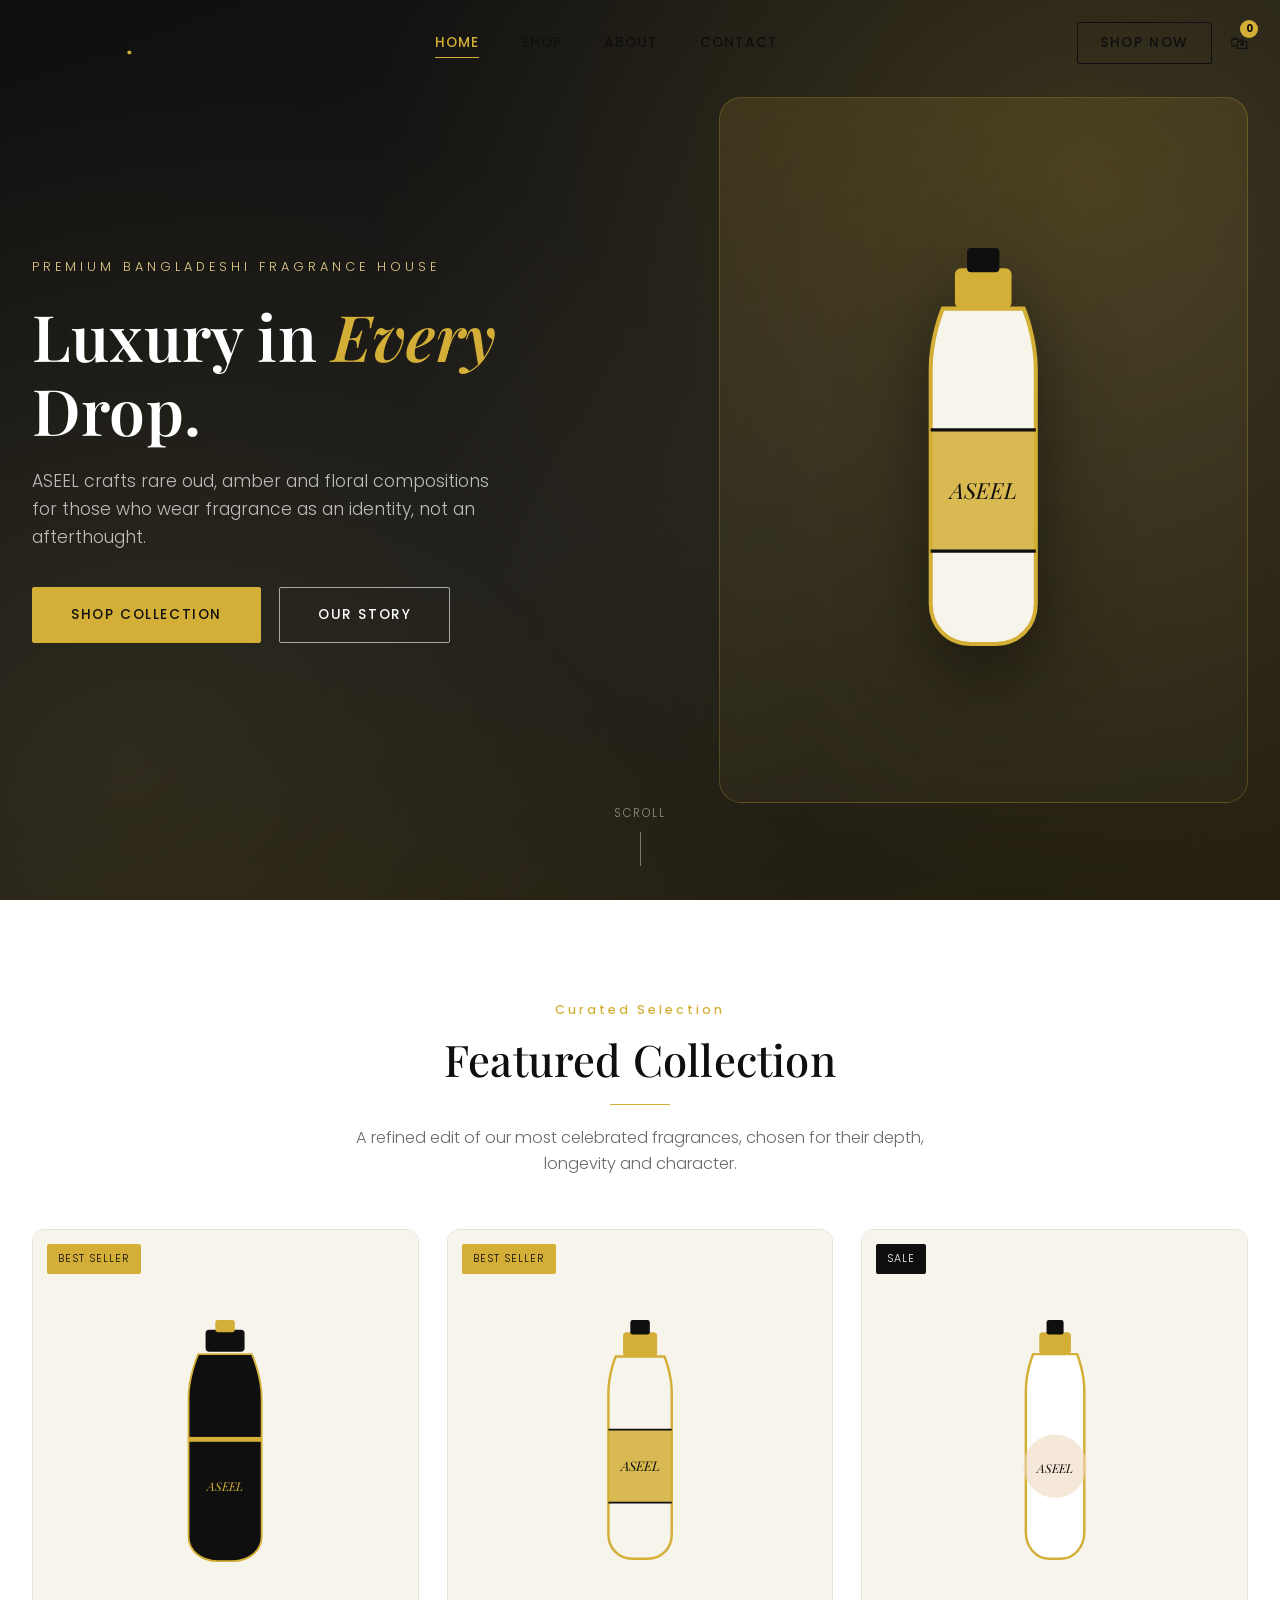
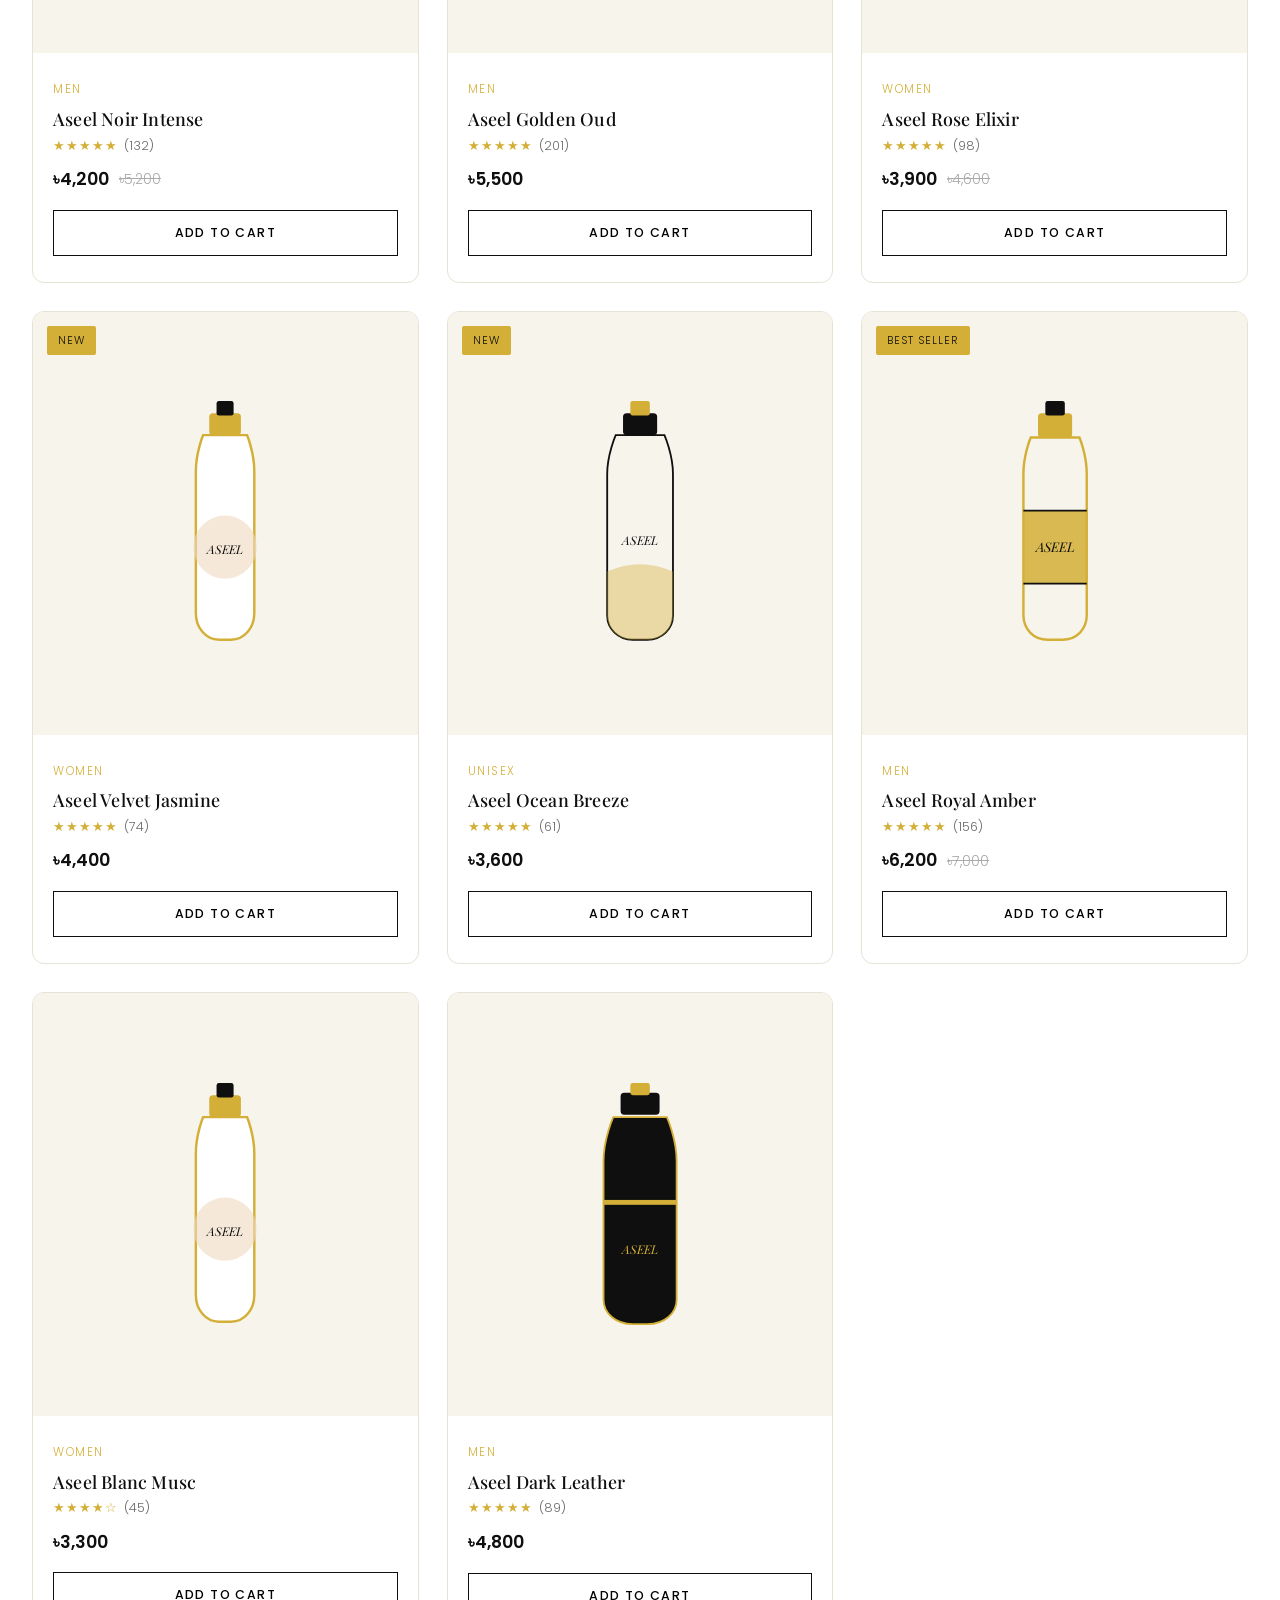
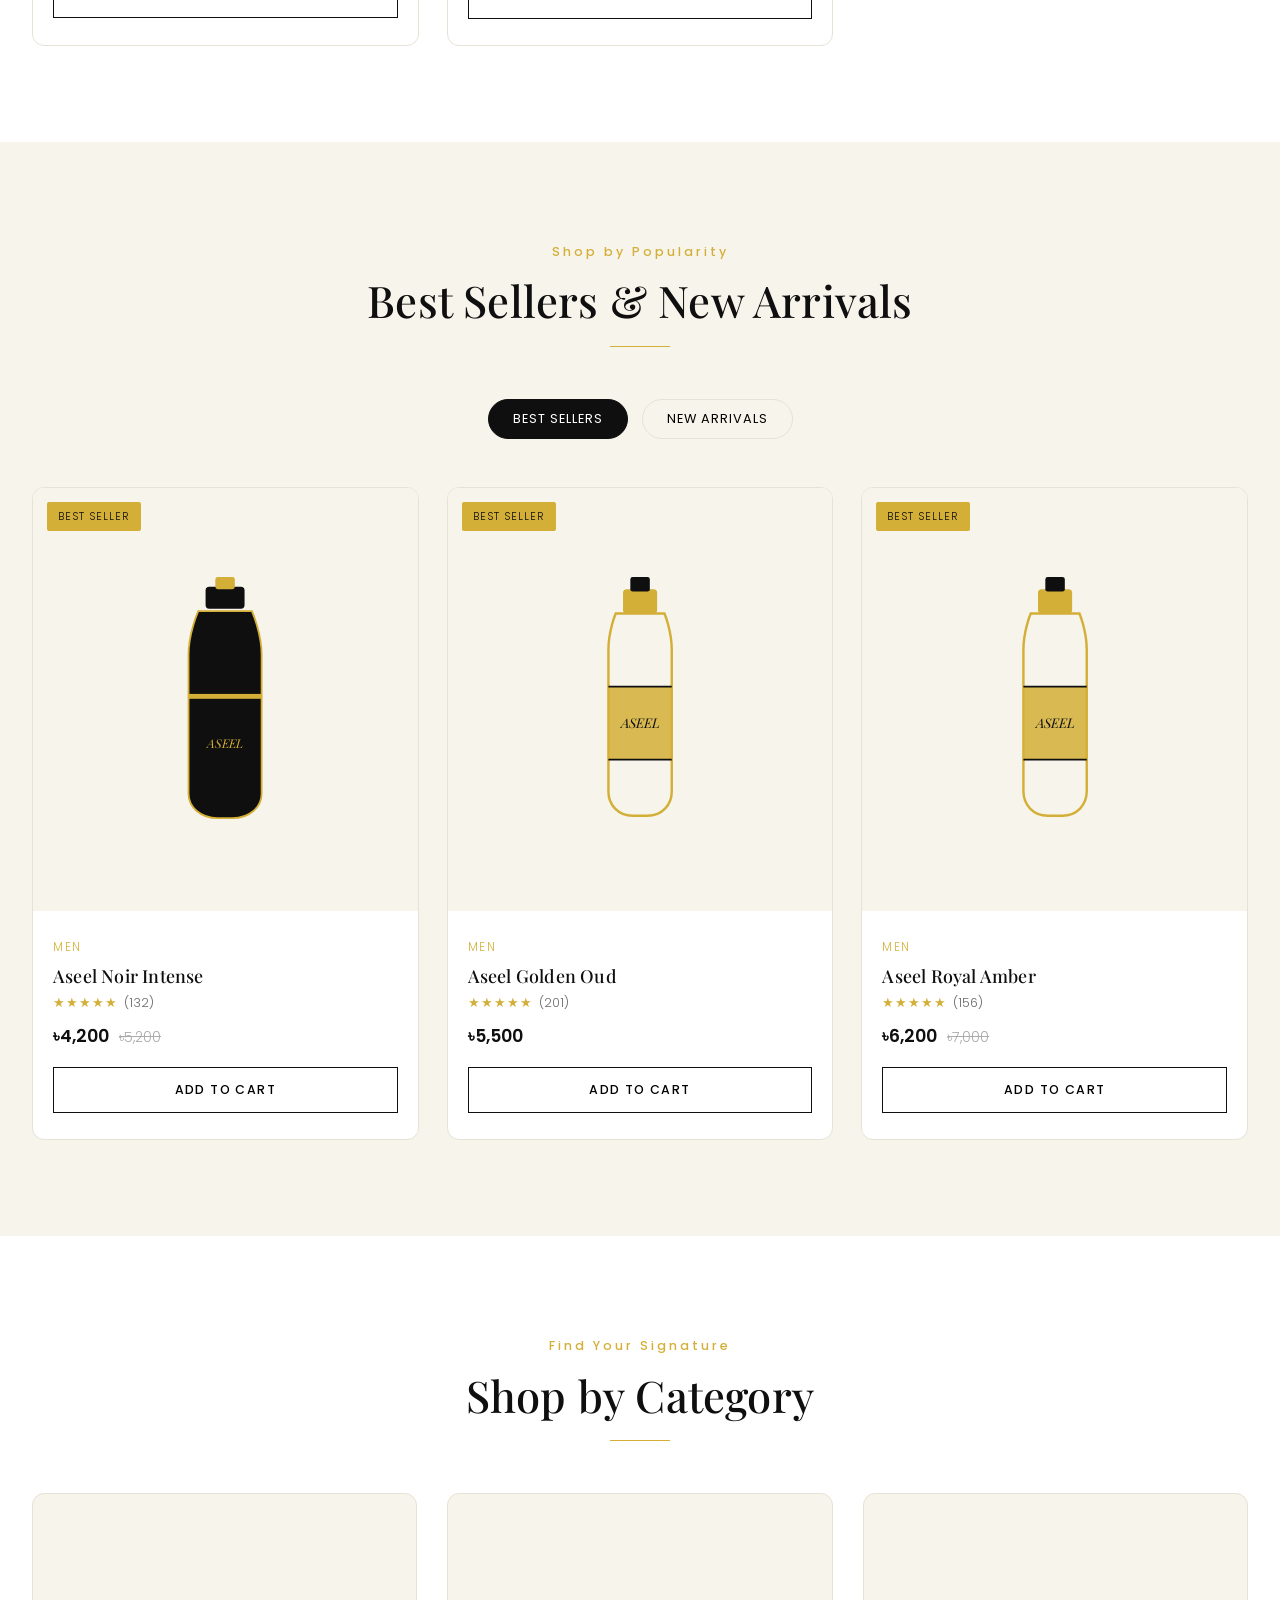
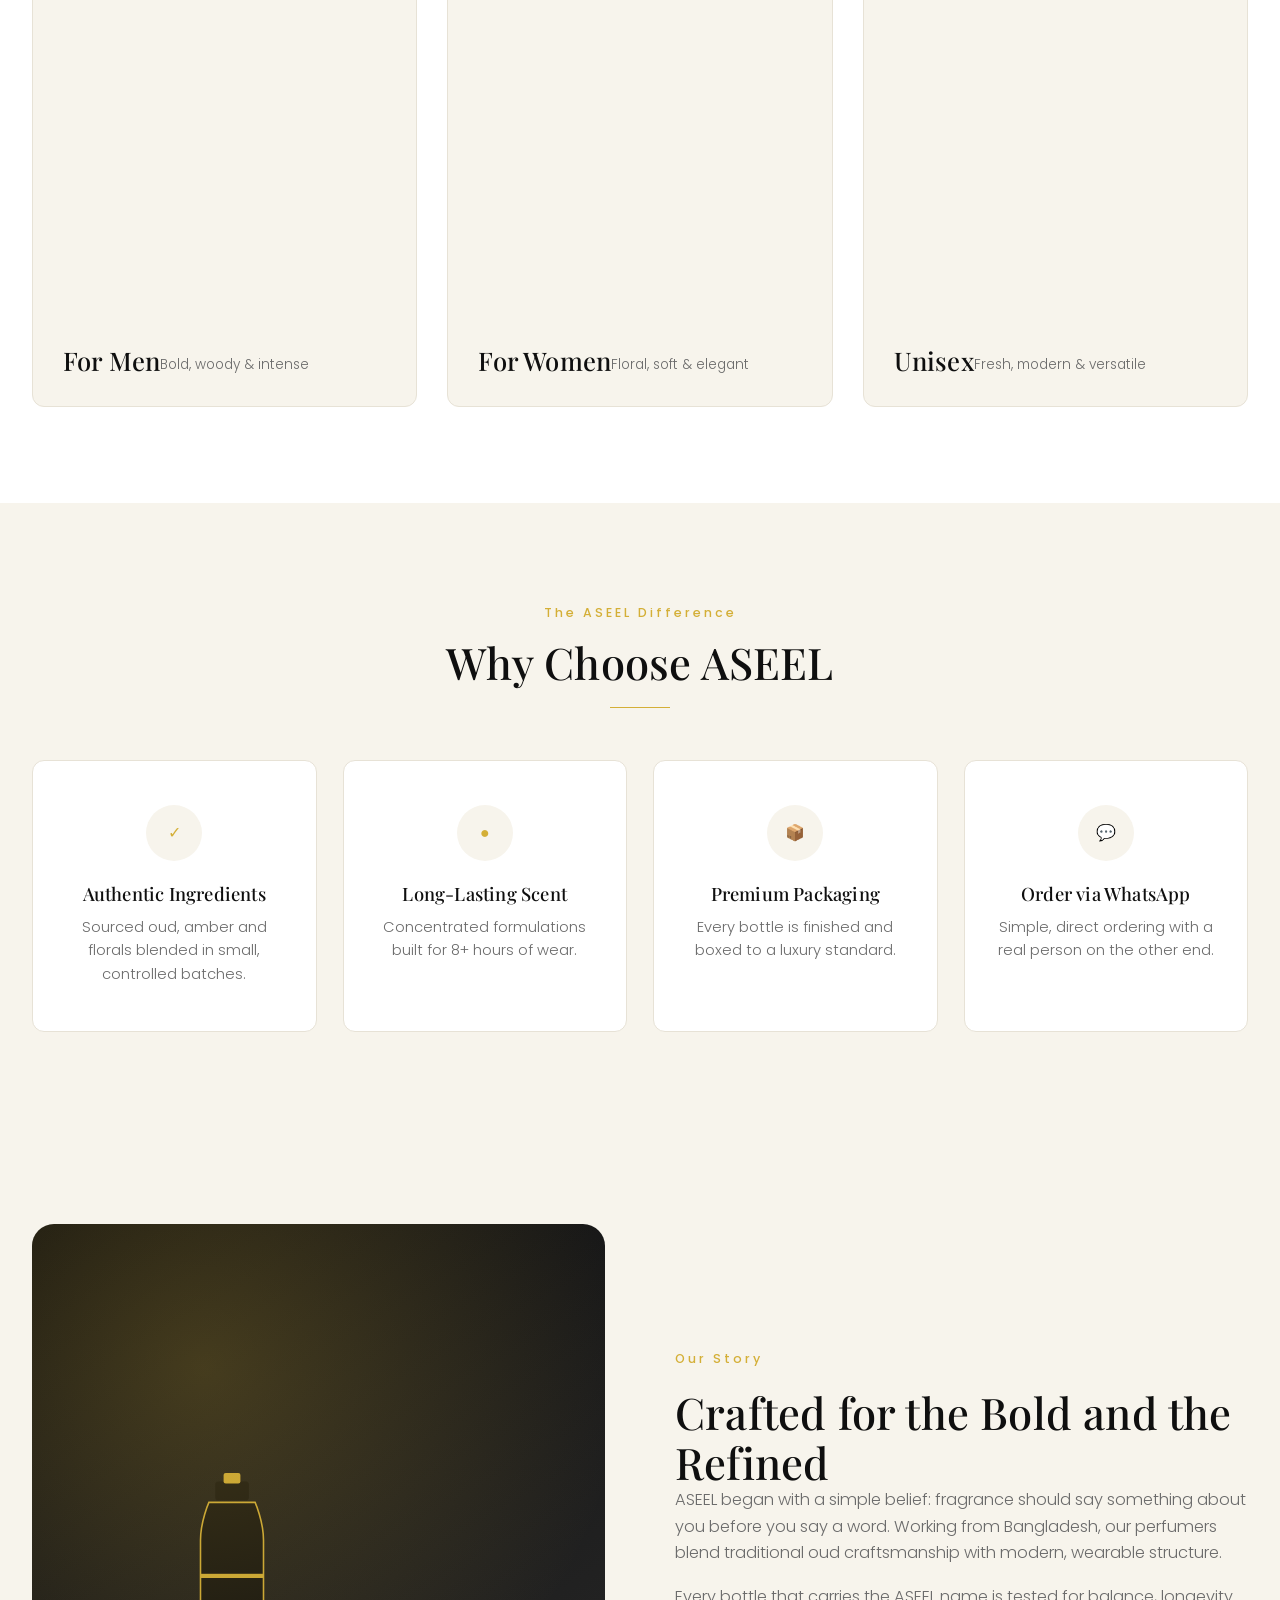
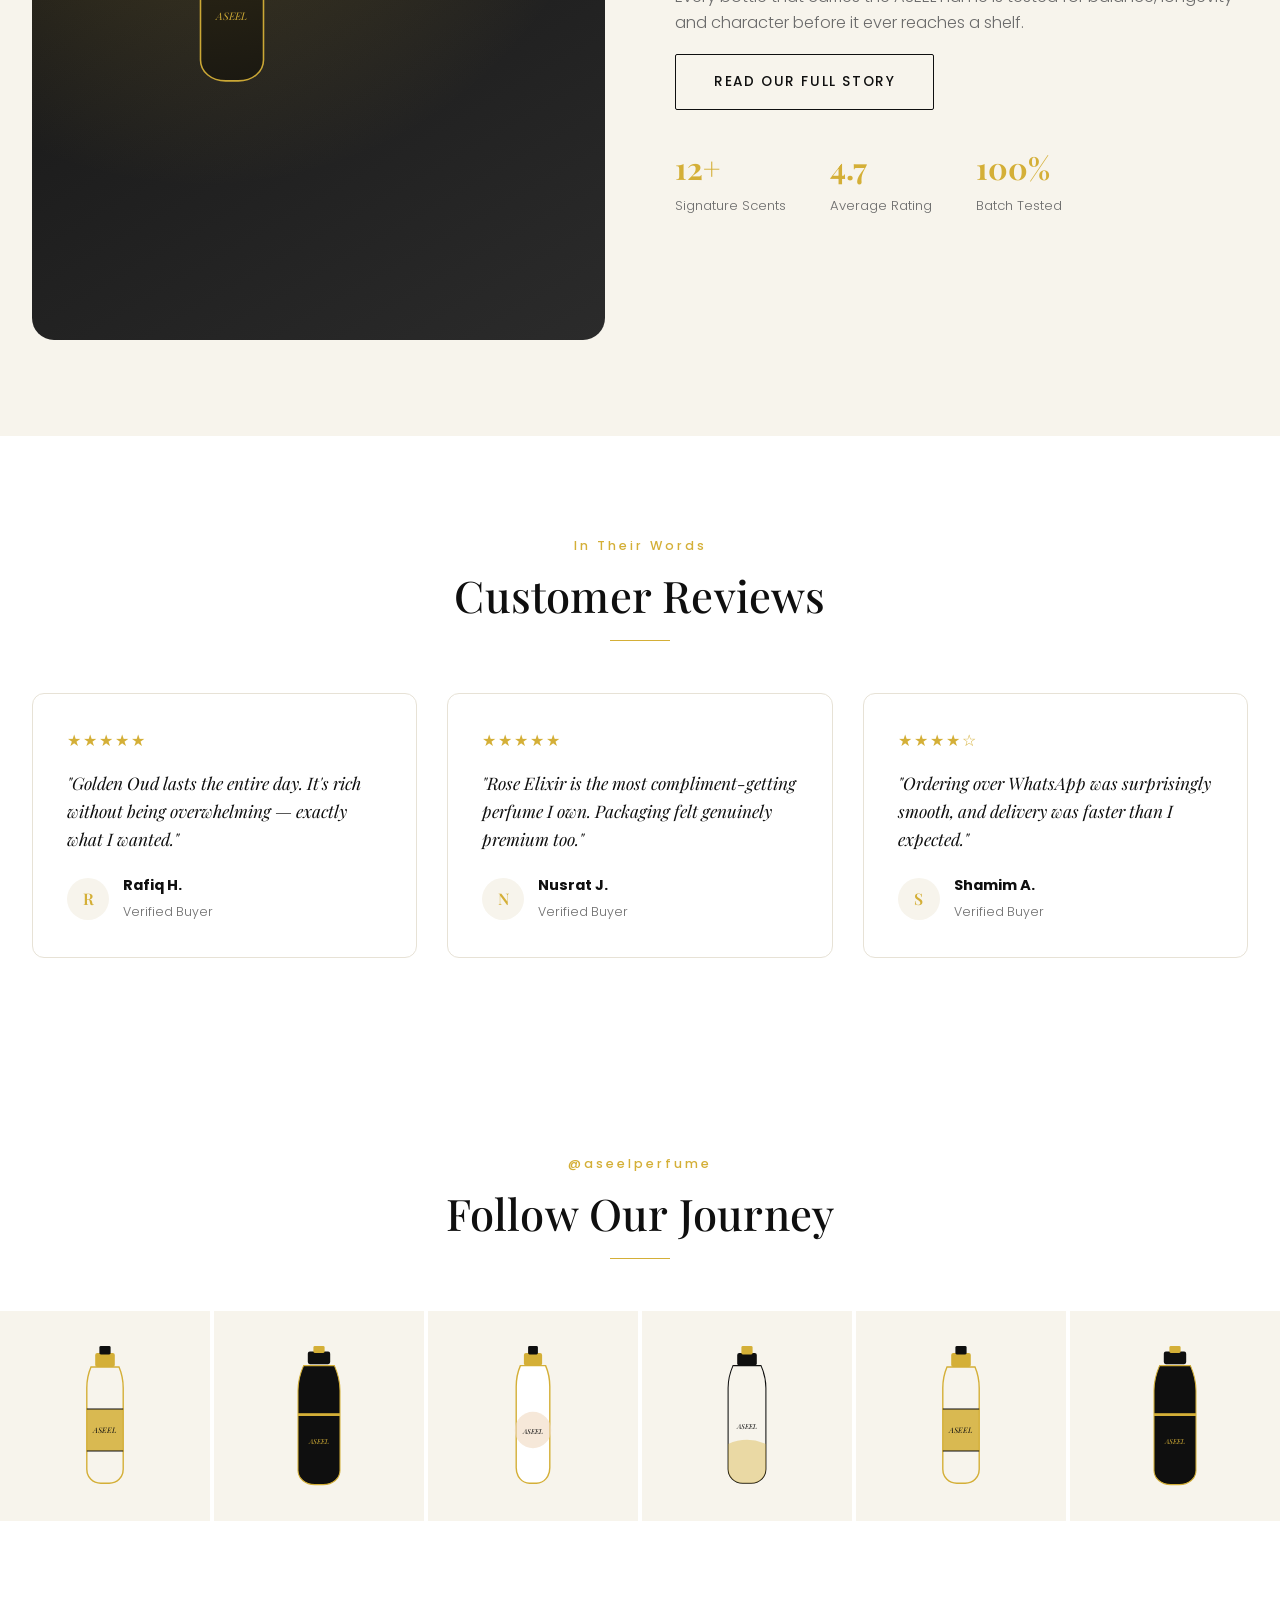
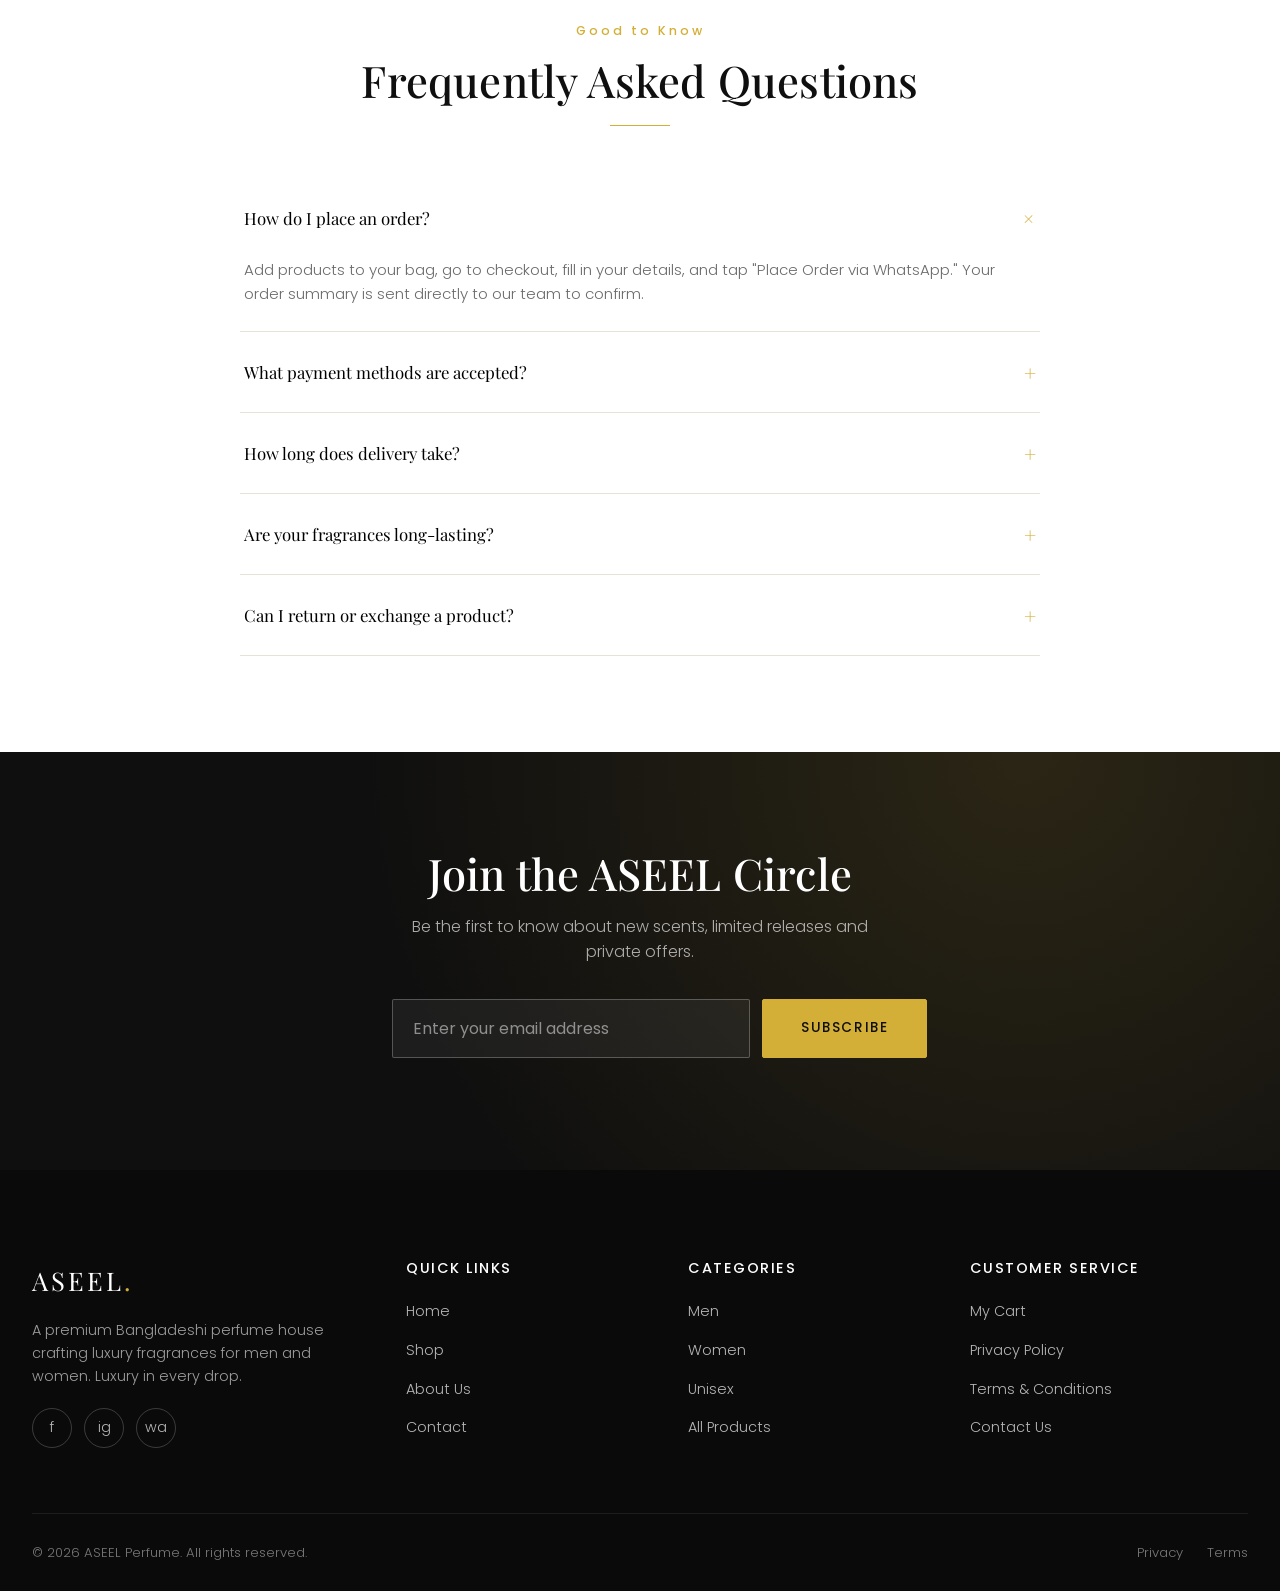
<file: ASEEL/index.html>
<!DOCTYPE html>
<html lang="en">
<head>
<meta charset="UTF-8">
<meta name="viewport" content="width=device-width, initial-scale=1.0">
<title>ASEEL Perfume | Luxury in Every Drop</title>
<meta name="description" content="ASEEL Perfume — a premium Bangladeshi fragrance house crafting luxury perfumes for men and women. Discover oud, amber, floral and fresh collections. Luxury in every drop.">
<meta name="keywords" content="ASEEL perfume, luxury perfume Bangladesh, oud perfume, premium fragrance, men's perfume, women's perfume">
<link rel="canonical" href="https://aseelperfume.com/">
<!-- Open Graph -->
<meta property="og:type" content="website">
<meta property="og:title" content="ASEEL Perfume | Luxury in Every Drop">
<meta property="og:description" content="A premium Bangladeshi perfume house. Discover oud, amber, floral and fresh fragrance collections crafted for men and women.">
<meta property="og:url" content="https://aseelperfume.com/">
<meta property="og:site_name" content="ASEEL Perfume">
<meta name="twitter:card" content="summary_large_image">
<link rel="icon" href="data:image/svg+xml,<svg xmlns=%22http://www.w3.org/2000/svg%22 viewBox=%220 0 100 100%22><text y=%22.9em%22 font-size=%2290%22>\u2728</text></svg>">
<link rel="stylesheet" href="css/style.css">
<link rel="stylesheet" href="css/responsive.css">
</head>
<body>

<!-- ================= NAVBAR ================= -->
<header class="navbar">
  <div class="container nav-inner">
    <a href="index.html" class="nav-logo">ASEEL<span>.</span></a>
    <nav class="nav-links">
      <a href="index.html" class="active">Home</a>
      <a href="shop.html">Shop</a>
      <a href="about.html">About</a>
      <a href="contact.html">Contact</a>
    </nav>
    <div class="nav-actions">
      <button class="btn btn-outline" style="padding:10px 22px" onclick="location.href='shop.html'">Shop Now</button>
      <a href="cart.html" class="nav-icon-btn" aria-label="Cart">&#128717;<span class="cart-count">0</span></a>
      <button class="nav-toggle" aria-label="Open menu"><span></span><span></span><span></span></button>
    </div>
  </div>
</header>

<div class="mobile-menu">
  <button class="mobile-menu-close" aria-label="Close menu">&times;</button>
  <a href="index.html">Home</a>
  <a href="shop.html">Shop</a>
  <a href="about.html">About</a>
  <a href="contact.html">Contact</a>
  <a href="cart.html">Cart</a>
</div>

<main>
<!-- ================= HERO ================= -->
<section class="hero">
  <div class="container hero-inner">
    <div>
      <span class="hero-eyebrow">Premium Bangladeshi Fragrance House</span>
      <h1>Luxury in <em>Every</em><br>Drop.</h1>
      <p>ASEEL crafts rare oud, amber and floral compositions for those who wear fragrance as an identity, not an afterthought.</p>
      <div class="hero-cta">
        <a href="shop.html" class="btn btn-gold">Shop Collection</a>
        <a href="about.html" class="btn btn-outline-light">Our Story</a>
      </div>
    </div>
    <div class="hero-visual"><div class="bottle-art" id="hero-bottle"></div></div>
  </div>
  <div class="hero-scroll">Scroll</div>
</section>

<!-- ================= FEATURED COLLECTION ================= -->
<section id="featured">
  <div class="container">
    <div class="section-head">
      <span class="eyebrow">Curated Selection</span>
      <h2>Featured Collection</h2>
      <div class="divider"></div>
      <p>A refined edit of our most celebrated fragrances, chosen for their depth, longevity and character.</p>
    </div>
    <div class="product-grid grid-4" id="featured-grid"></div>
  </div>
</section>

<!-- ================= BEST SELLERS / NEW ARRIVALS ================= -->
<section style="background:var(--color-accent-bg)" id="best-new">
  <div class="container">
    <div class="section-head">
      <span class="eyebrow">Shop by Popularity</span>
      <h2>Best Sellers &amp; New Arrivals</h2>
      <div class="divider"></div>
    </div>
    <div class="tab-row">
      <button class="tab-btn active" data-filter="best">Best Sellers</button>
      <button class="tab-btn" data-filter="new">New Arrivals</button>
    </div>
    <div class="product-grid grid-4" id="bestnew-grid"></div>
  </div>
</section>

<!-- ================= CATEGORIES ================= -->
<section id="categories">
  <div class="container">
    <div class="section-head">
      <span class="eyebrow">Find Your Signature</span>
      <h2>Shop by Category</h2>
      <div class="divider"></div>
    </div>
    <div class="grid-3">
      <a href="shop.html?category=Men" class="category-card reveal">
        <h3>For Men</h3><span>Bold, woody &amp; intense</span>
      </a>
      <a href="shop.html?category=Women" class="category-card reveal">
        <h3>For Women</h3><span>Floral, soft &amp; elegant</span>
      </a>
      <a href="shop.html?category=Unisex" class="category-card reveal">
        <h3>Unisex</h3><span>Fresh, modern &amp; versatile</span>
      </a>
    </div>
  </div>
</section>

<!-- ================= WHY CHOOSE ASEEL ================= -->
<section style="background:var(--color-accent-bg)">
  <div class="container">
    <div class="section-head">
      <span class="eyebrow">The ASEEL Difference</span>
      <h2>Why Choose ASEEL</h2>
      <div class="divider"></div>
    </div>
    <div class="grid-4">
      <div class="feature-card reveal">
        <div class="feature-icon">&#10003;</div>
        <h3>Authentic Ingredients</h3>
        <p>Sourced oud, amber and florals blended in small, controlled batches.</p>
      </div>
      <div class="feature-card reveal">
        <div class="feature-icon">&#9679;</div>
        <h3>Long-Lasting Scent</h3>
        <p>Concentrated formulations built for 8+ hours of wear.</p>
      </div>
      <div class="feature-card reveal">
        <div class="feature-icon">&#128230;</div>
        <h3>Premium Packaging</h3>
        <p>Every bottle is finished and boxed to a luxury standard.</p>
      </div>
      <div class="feature-card reveal">
        <div class="feature-icon">&#128172;</div>
        <h3>Order via WhatsApp</h3>
        <p>Simple, direct ordering with a real person on the other end.</p>
      </div>
    </div>
  </div>
</section>

<!-- ================= BRAND STORY ================= -->
<section class="story-section">
  <div class="container story-grid">
    <div class="story-visual reveal"><div id="story-bottle"></div></div>
    <div class="story-text reveal">
      <span class="eyebrow">Our Story</span>
      <h2>Crafted for the Bold and the Refined</h2>
      <p>ASEEL began with a simple belief: fragrance should say something about you before you say a word. Working from Bangladesh, our perfumers blend traditional oud craftsmanship with modern, wearable structure.</p>
      <p>Every bottle that carries the ASEEL name is tested for balance, longevity and character before it ever reaches a shelf.</p>
      <a href="about.html" class="btn btn-outline">Read Our Full Story</a>
      <div class="story-stats">
        <div><strong>12+</strong><span>Signature Scents</span></div>
        <div><strong>4.7</strong><span>Average Rating</span></div>
        <div><strong>100%</strong><span>Batch Tested</span></div>
      </div>
    </div>
  </div>
</section>

<!-- ================= CUSTOMER REVIEWS ================= -->
<section id="reviews">
  <div class="container">
    <div class="section-head">
      <span class="eyebrow">In Their Words</span>
      <h2>Customer Reviews</h2>
      <div class="divider"></div>
    </div>
    <div class="grid-3">
      <div class="review-card reveal">
        <div class="review-stars">&#9733;&#9733;&#9733;&#9733;&#9733;</div>
        <p class="quote">"Golden Oud lasts the entire day. It's rich without being overwhelming — exactly what I wanted."</p>
        <div class="review-author">
          <div class="review-avatar">R</div>
          <div><strong>Rafiq H.</strong><span>Verified Buyer</span></div>
        </div>
      </div>
      <div class="review-card reveal">
        <div class="review-stars">&#9733;&#9733;&#9733;&#9733;&#9733;</div>
        <p class="quote">"Rose Elixir is the most compliment-getting perfume I own. Packaging felt genuinely premium too."</p>
        <div class="review-author">
          <div class="review-avatar">N</div>
          <div><strong>Nusrat J.</strong><span>Verified Buyer</span></div>
        </div>
      </div>
      <div class="review-card reveal">
        <div class="review-stars">&#9733;&#9733;&#9733;&#9733;&#9734;</div>
        <p class="quote">"Ordering over WhatsApp was surprisingly smooth, and delivery was faster than I expected."</p>
        <div class="review-author">
          <div class="review-avatar">S</div>
          <div><strong>Shamim A.</strong><span>Verified Buyer</span></div>
        </div>
      </div>
    </div>
  </div>
</section>

<!-- ================= INSTAGRAM GALLERY ================= -->
<section style="padding-bottom:0" id="instagram">
  <div class="container">
    <div class="section-head">
      <span class="eyebrow">@aseelperfume</span>
      <h2>Follow Our Journey</h2>
      <div class="divider"></div>
    </div>
  </div>
  <div class="insta-grid" id="insta-grid"></div>
</section>

<!-- ================= FAQ ================= -->
<section id="faq">
  <div class="container">
    <div class="section-head">
      <span class="eyebrow">Good to Know</span>
      <h2>Frequently Asked Questions</h2>
      <div class="divider"></div>
    </div>
    <div class="faq-list">
      <div class="faq-item open">
        <button class="faq-question">How do I place an order? <span class="icon">+</span></button>
        <div class="faq-answer"><p>Add products to your bag, go to checkout, fill in your details, and tap "Place Order via WhatsApp." Your order summary is sent directly to our team to confirm.</p></div>
      </div>
      <div class="faq-item">
        <button class="faq-question">What payment methods are accepted? <span class="icon">+</span></button>
        <div class="faq-answer"><p>We currently confirm payment details directly over WhatsApp after your order is placed — including cash on delivery and mobile banking, depending on your area.</p></div>
      </div>
      <div class="faq-item">
        <button class="faq-question">How long does delivery take? <span class="icon">+</span></button>
        <div class="faq-answer"><p>Delivery timelines vary by location and will be confirmed with you directly over WhatsApp once your order is placed.</p></div>
      </div>
      <div class="faq-item">
        <button class="faq-question">Are your fragrances long-lasting? <span class="icon">+</span></button>
        <div class="faq-answer"><p>Yes — our perfumes are concentrated formulations designed for extended wear. Longevity varies by scent family and skin type.</p></div>
      </div>
      <div class="faq-item">
        <button class="faq-question">Can I return or exchange a product? <span class="icon">+</span></button>
        <div class="faq-answer"><p>Please see our Terms &amp; Conditions page for our full returns and exchange policy, or message us directly on WhatsApp.</p></div>
      </div>
    </div>
  </div>
</section>

<!-- ================= NEWSLETTER ================= -->
<section class="newsletter">
  <div class="container newsletter-inner">
    <h2>Join the ASEEL Circle</h2>
    <p>Be the first to know about new scents, limited releases and private offers.</p>
    <form class="newsletter-form">
      <input type="email" placeholder="Enter your email address" required>
      <button type="submit" class="btn btn-gold">Subscribe</button>
    </form>
    <div class="form-msg"></div>
  </div>
</section>
</main>

<!-- ================= FOOTER ================= -->
<footer class="footer">
  <div class="container">
    <div class="footer-grid">
      <div class="footer-col">
        <div class="footer-logo">ASEEL<span>.</span></div>
        <p>A premium Bangladeshi perfume house crafting luxury fragrances for men and women. Luxury in every drop.</p>
        <div class="social-row">
          <a href="https://facebook.com" target="_blank" rel="noopener" aria-label="Facebook">f</a>
          <a href="https://instagram.com" target="_blank" rel="noopener" aria-label="Instagram">ig</a>
          <a href="https://wa.me/8801XXXXXXXXX" target="_blank" rel="noopener" aria-label="WhatsApp">wa</a>
        </div>
      </div>
      <div class="footer-col">
        <h4>Quick Links</h4>
        <ul>
          <li><a href="index.html">Home</a></li>
          <li><a href="shop.html">Shop</a></li>
          <li><a href="about.html">About Us</a></li>
          <li><a href="contact.html">Contact</a></li>
        </ul>
      </div>
      <div class="footer-col">
        <h4>Categories</h4>
        <ul>
          <li><a href="shop.html?category=Men">Men</a></li>
          <li><a href="shop.html?category=Women">Women</a></li>
          <li><a href="shop.html?category=Unisex">Unisex</a></li>
          <li><a href="shop.html">All Products</a></li>
        </ul>
      </div>
      <div class="footer-col">
        <h4>Customer Service</h4>
        <ul>
          <li><a href="cart.html">My Cart</a></li>
          <li><a href="privacy.html">Privacy Policy</a></li>
          <li><a href="terms.html">Terms &amp; Conditions</a></li>
          <li><a href="contact.html">Contact Us</a></li>
        </ul>
      </div>
    </div>
    <div class="footer-bottom">
      <span>&copy; <span class="current-year"></span> ASEEL Perfume. All rights reserved.</span>
      <div class="footer-legal">
        <a href="privacy.html">Privacy</a>
        <a href="terms.html">Terms</a>
      </div>
    </div>
  </div>
</footer>

<!-- ================= QUICK VIEW MODAL ================= -->
<div class="modal-overlay" id="quickview-overlay">
  <div class="modal-box">
    <button class="modal-close" aria-label="Close">&times;</button>
    <div class="modal-media"></div>
    <div class="modal-info"></div>
  </div>
</div>

<script src="js/products.js"></script>
<script src="js/cart.js"></script>
<script src="js/main.js"></script>
<script>
  document.getElementById('hero-bottle').innerHTML = bottleSVG('gold');
  document.getElementById('story-bottle').innerHTML = bottleSVG('noir');

  renderProductGrid(PRODUCTS.slice(0, 8), '#featured-grid');

  function renderBestNew(type) {
    const list = type === 'best' ? PRODUCTS.filter(p => p.badge === 'Best Seller') : PRODUCTS.filter(p => p.isNew);
    renderProductGrid(list, '#bestnew-grid');
    refreshReveal();
  }
  renderBestNew('best');
  document.querySelectorAll('#best-new .tab-btn').forEach(btn => {
    btn.addEventListener('click', () => {
      document.querySelectorAll('#best-new .tab-btn').forEach(b => b.classList.remove('active'));
      btn.classList.add('active');
      renderBestNew(btn.dataset.filter);
    });
  });

  const instaArt = ['gold','noir','rose','ocean','gold','noir'];
  document.getElementById('insta-grid').innerHTML = instaArt.map(k => `<div class="insta-item">${bottleSVG(k)}</div>`).join('');

  refreshReveal();
</script>
</body>
</html>
</file>
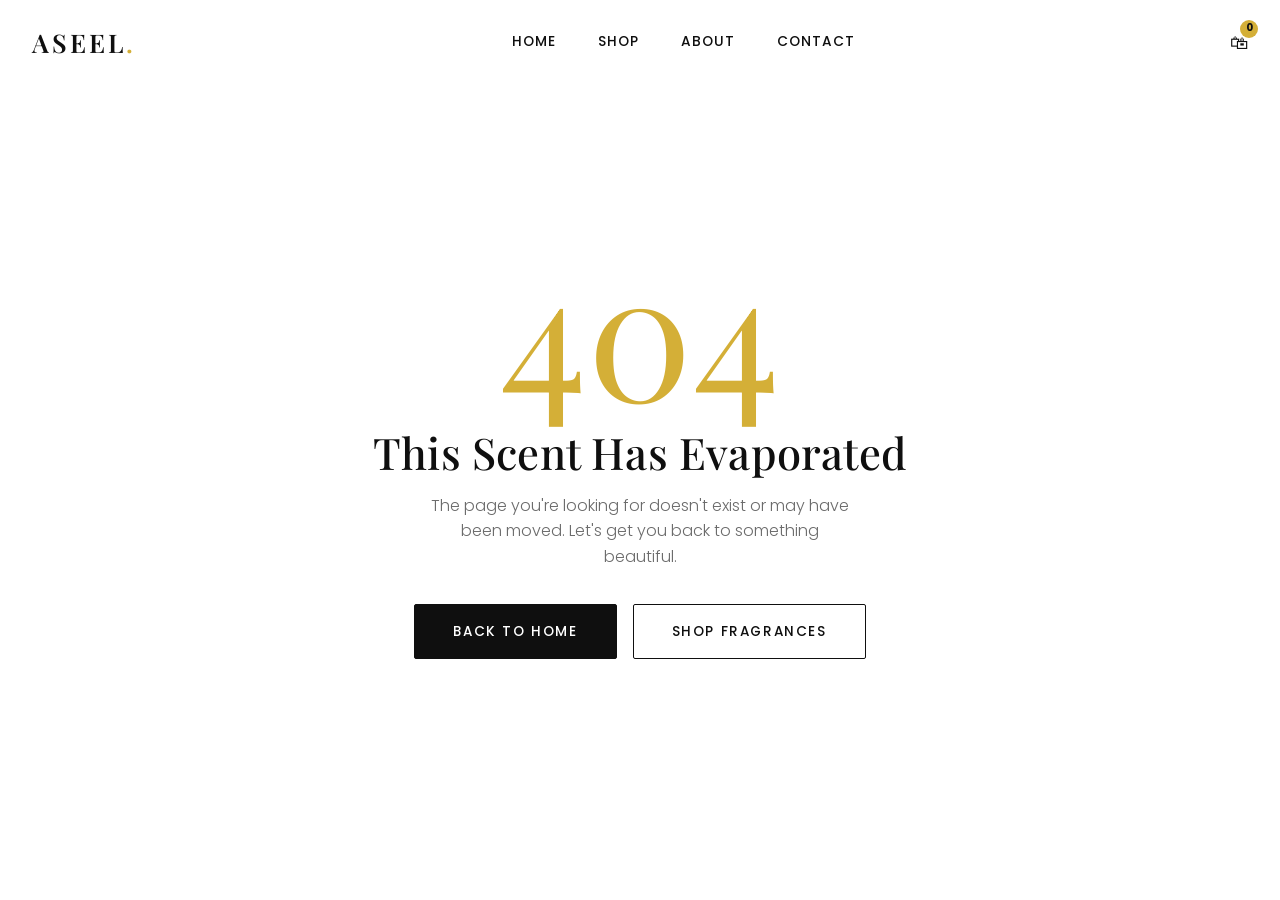
<file: ASEEL/404(1).html>
<!DOCTYPE html>
<html lang="en">
<head>
<meta charset="UTF-8">
<meta name="viewport" content="width=device-width, initial-scale=1.0">
<title>Page Not Found | ASEEL Perfume</title>
<meta name="description" content="The page you're looking for doesn't exist. Return to ASEEL Perfume to continue browsing our luxury fragrance collection.">
<meta name="robots" content="noindex">
<link rel="icon" href="data:image/svg+xml,<svg xmlns=%22http://www.w3.org/2000/svg%22 viewBox=%220 0 100 100%22><text y=%22.9em%22 font-size=%2290%22>\u2728</text></svg>">
<link rel="stylesheet" href="css/style.css">
<link rel="stylesheet" href="css/responsive.css">
</head>
<body>

<header class="navbar is-solid">
  <div class="container nav-inner">
    <a href="index.html" class="nav-logo">ASEEL<span>.</span></a>
    <nav class="nav-links">
      <a href="index.html">Home</a><a href="shop.html">Shop</a><a href="about.html">About</a><a href="contact.html">Contact</a>
    </nav>
    <div class="nav-actions">
      <a href="cart.html" class="nav-icon-btn" aria-label="Cart">&#128717;<span class="cart-count">0</span></a>
      <button class="nav-toggle" aria-label="Open menu"><span></span><span></span><span></span></button>
    </div>
  </div>
</header>
<div class="mobile-menu">
  <button class="mobile-menu-close" aria-label="Close menu">&times;</button>
  <a href="index.html">Home</a><a href="shop.html">Shop</a><a href="about.html">About</a><a href="contact.html">Contact</a><a href="cart.html">Cart</a>
</div>

<main>
<section class="error-page">
  <div>
    <div class="code">404</div>
    <h2>This Scent Has Evaporated</h2>
    <p>The page you're looking for doesn't exist or may have been moved. Let's get you back to something beautiful.</p>
    <div style="display:flex;gap:16px;justify-content:center;flex-wrap:wrap">
      <a href="index.html" class="btn btn-primary">Back to Home</a>
      <a href="shop.html" class="btn btn-outline">Shop Fragrances</a>
    </div>
  </div>
</section>
</main>

<script src="js/products.js"></script>
<script src="js/cart.js"></script>
<script src="js/main.js"></script>
</body>
</html>
</file>
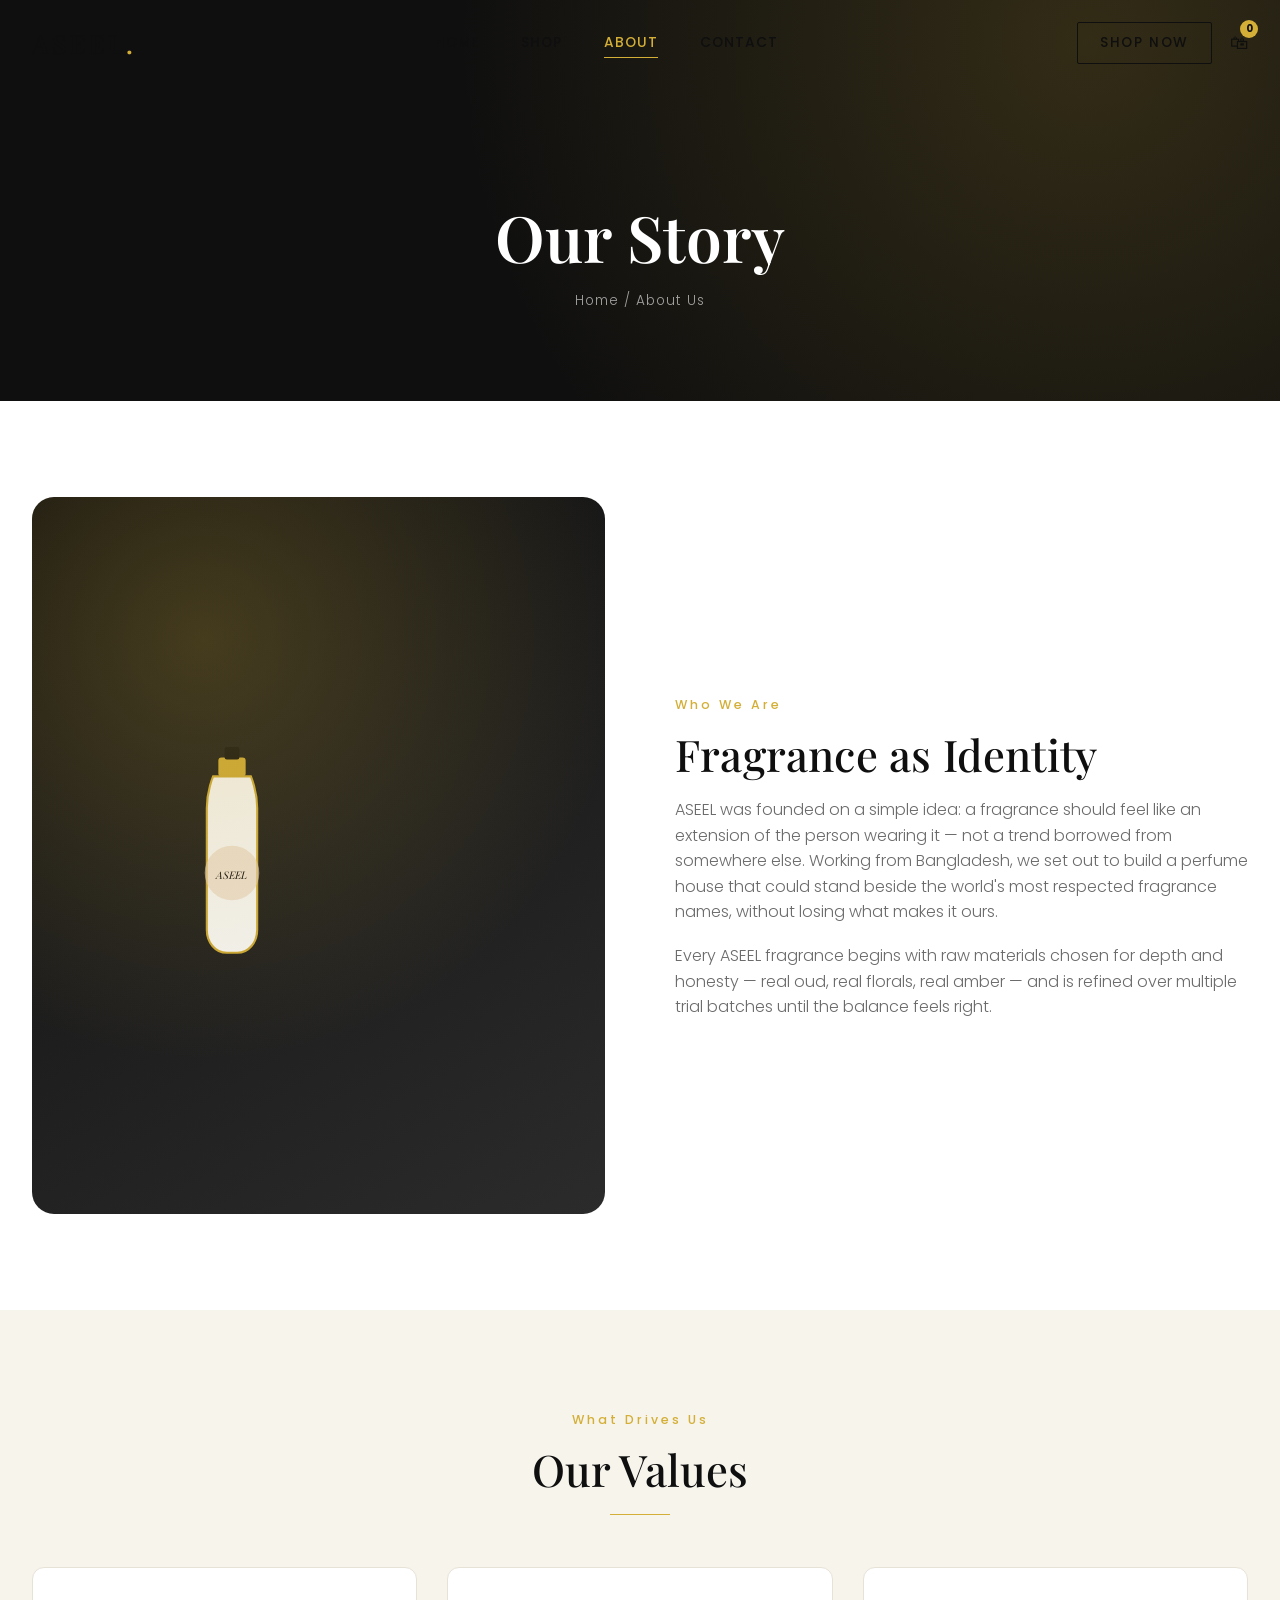
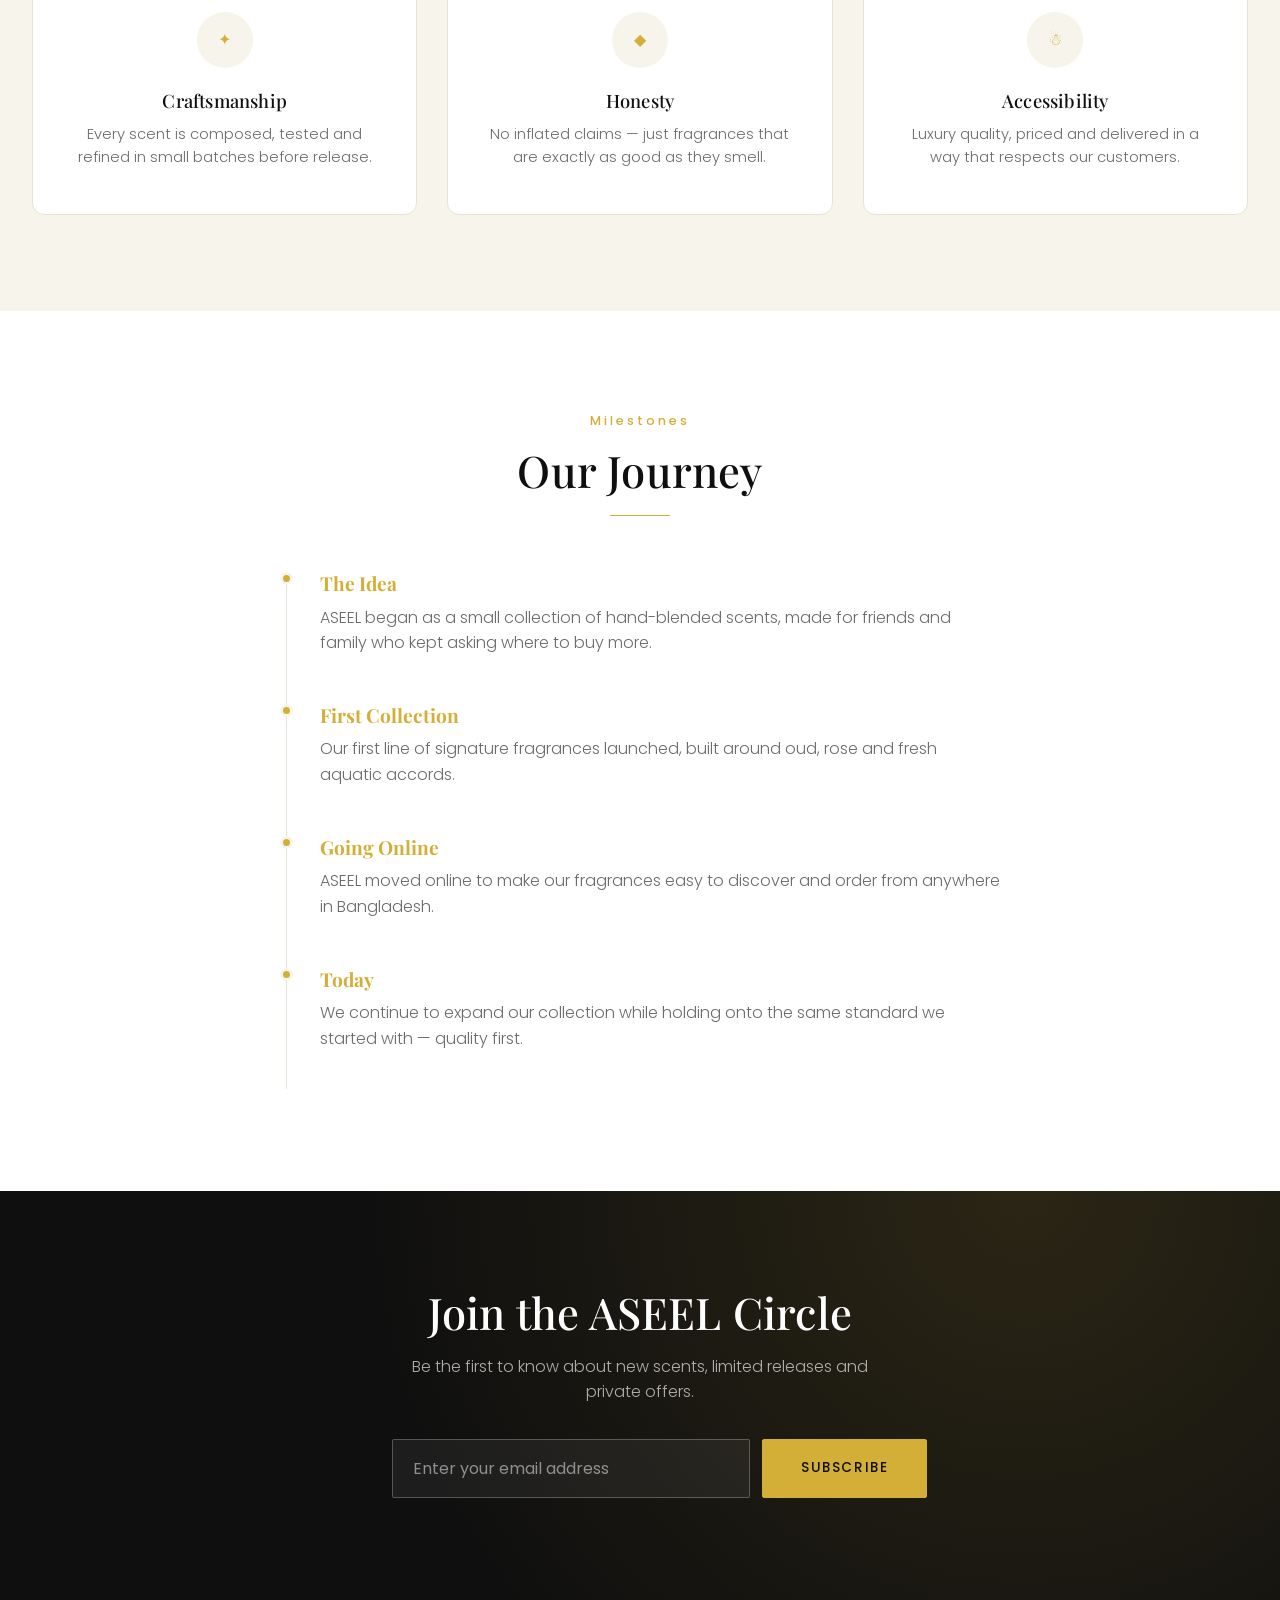
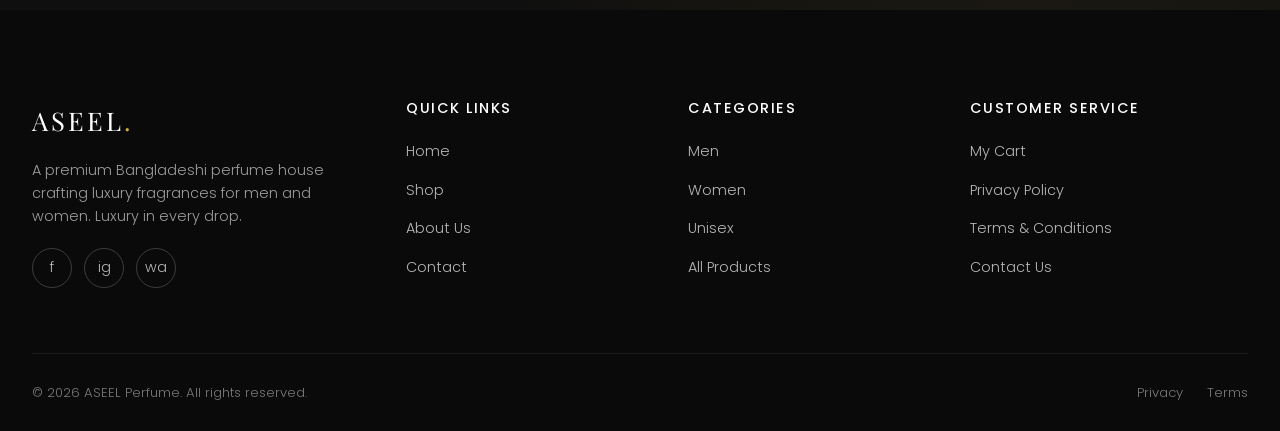
<file: ASEEL/about(1).html>
<!DOCTYPE html>
<html lang="en">
<head>
<meta charset="UTF-8">
<meta name="viewport" content="width=device-width, initial-scale=1.0">
<title>About Us | ASEEL Perfume</title>
<meta name="description" content="Learn the story behind ASEEL Perfume — a premium Bangladeshi fragrance house dedicated to authentic ingredients and long-lasting, luxury scent craftsmanship.">
<link rel="canonical" href="https://aseelperfume.com/about.html">
<meta property="og:type" content="website">
<meta property="og:title" content="About Us | ASEEL Perfume">
<meta property="og:description" content="The story behind ASEEL — a premium Bangladeshi fragrance house.">
<link rel="icon" href="data:image/svg+xml,<svg xmlns=%22http://www.w3.org/2000/svg%22 viewBox=%220 0 100 100%22><text y=%22.9em%22 font-size=%2290%22>\u2728</text></svg>">
<link rel="stylesheet" href="css/style.css">
<link rel="stylesheet" href="css/responsive.css">
</head>
<body>

<header class="navbar">
  <div class="container nav-inner">
    <a href="index.html" class="nav-logo">ASEEL<span>.</span></a>
    <nav class="nav-links">
      <a href="index.html">Home</a>
      <a href="shop.html">Shop</a>
      <a href="about.html" class="active">About</a>
      <a href="contact.html">Contact</a>
    </nav>
    <div class="nav-actions">
      <button class="btn btn-outline" style="padding:10px 22px" onclick="location.href='shop.html'">Shop Now</button>
      <a href="cart.html" class="nav-icon-btn" aria-label="Cart">&#128717;<span class="cart-count">0</span></a>
      <button class="nav-toggle" aria-label="Open menu"><span></span><span></span><span></span></button>
    </div>
  </div>
</header>

<div class="mobile-menu">
  <button class="mobile-menu-close" aria-label="Close menu">&times;</button>
  <a href="index.html">Home</a><a href="shop.html">Shop</a><a href="about.html">About</a><a href="contact.html">Contact</a><a href="cart.html">Cart</a>
</div>

<header class="page-header">
  <div class="container">
    <h1>Our Story</h1>
    <div class="breadcrumb"><a href="index.html">Home</a> / About Us</div>
  </div>
</header>

<main>
<section>
  <div class="container story-grid">
    <div class="story-visual reveal"><div id="about-bottle"></div></div>
    <div class="reveal">
      <span class="eyebrow">Who We Are</span>
      <h2>Fragrance as Identity</h2>
      <p style="margin:18px 0">ASEEL was founded on a simple idea: a fragrance should feel like an extension of the person wearing it — not a trend borrowed from somewhere else. Working from Bangladesh, we set out to build a perfume house that could stand beside the world's most respected fragrance names, without losing what makes it ours.</p>
      <p>Every ASEEL fragrance begins with raw materials chosen for depth and honesty — real oud, real florals, real amber — and is refined over multiple trial batches until the balance feels right.</p>
    </div>
  </div>
</section>

<section style="background:var(--color-accent-bg)">
  <div class="container">
    <div class="section-head">
      <span class="eyebrow">What Drives Us</span>
      <h2>Our Values</h2>
      <div class="divider"></div>
    </div>
    <div class="grid-3">
      <div class="feature-card reveal">
        <div class="feature-icon">&#10022;</div>
        <h3>Craftsmanship</h3>
        <p>Every scent is composed, tested and refined in small batches before release.</p>
      </div>
      <div class="feature-card reveal">
        <div class="feature-icon">&#9670;</div>
        <h3>Honesty</h3>
        <p>No inflated claims — just fragrances that are exactly as good as they smell.</p>
      </div>
      <div class="feature-card reveal">
        <div class="feature-icon">&#9731;</div>
        <h3>Accessibility</h3>
        <p>Luxury quality, priced and delivered in a way that respects our customers.</p>
      </div>
    </div>
  </div>
</section>

<section>
  <div class="container">
    <div class="section-head">
      <span class="eyebrow">Milestones</span>
      <h2>Our Journey</h2>
      <div class="divider"></div>
    </div>
    <div class="timeline">
      <div class="timeline-item reveal">
        <strong>The Idea</strong>
        <p>ASEEL began as a small collection of hand-blended scents, made for friends and family who kept asking where to buy more.</p>
      </div>
      <div class="timeline-item reveal">
        <strong>First Collection</strong>
        <p>Our first line of signature fragrances launched, built around oud, rose and fresh aquatic accords.</p>
      </div>
      <div class="timeline-item reveal">
        <strong>Going Online</strong>
        <p>ASEEL moved online to make our fragrances easy to discover and order from anywhere in Bangladesh.</p>
      </div>
      <div class="timeline-item reveal">
        <strong>Today</strong>
        <p>We continue to expand our collection while holding onto the same standard we started with — quality first.</p>
      </div>
    </div>
  </div>
</section>

<section class="newsletter">
  <div class="container newsletter-inner">
    <h2>Join the ASEEL Circle</h2>
    <p>Be the first to know about new scents, limited releases and private offers.</p>
    <form class="newsletter-form">
      <input type="email" placeholder="Enter your email address" required>
      <button type="submit" class="btn btn-gold">Subscribe</button>
    </form>
    <div class="form-msg"></div>
  </div>
</section>
</main>

<footer class="footer">
  <div class="container">
    <div class="footer-grid">
      <div class="footer-col">
        <div class="footer-logo">ASEEL<span>.</span></div>
        <p>A premium Bangladeshi perfume house crafting luxury fragrances for men and women. Luxury in every drop.</p>
        <div class="social-row">
          <a href="https://facebook.com" target="_blank" rel="noopener" aria-label="Facebook">f</a>
          <a href="https://instagram.com" target="_blank" rel="noopener" aria-label="Instagram">ig</a>
          <a href="https://wa.me/8801XXXXXXXXX" target="_blank" rel="noopener" aria-label="WhatsApp">wa</a>
        </div>
      </div>
      <div class="footer-col">
        <h4>Quick Links</h4>
        <ul><li><a href="index.html">Home</a></li><li><a href="shop.html">Shop</a></li><li><a href="about.html">About Us</a></li><li><a href="contact.html">Contact</a></li></ul>
      </div>
      <div class="footer-col">
        <h4>Categories</h4>
        <ul><li><a href="shop.html?category=Men">Men</a></li><li><a href="shop.html?category=Women">Women</a></li><li><a href="shop.html?category=Unisex">Unisex</a></li><li><a href="shop.html">All Products</a></li></ul>
      </div>
      <div class="footer-col">
        <h4>Customer Service</h4>
        <ul><li><a href="cart.html">My Cart</a></li><li><a href="privacy.html">Privacy Policy</a></li><li><a href="terms.html">Terms &amp; Conditions</a></li><li><a href="contact.html">Contact Us</a></li></ul>
      </div>
    </div>
    <div class="footer-bottom">
      <span>&copy; <span class="current-year"></span> ASEEL Perfume. All rights reserved.</span>
      <div class="footer-legal"><a href="privacy.html">Privacy</a><a href="terms.html">Terms</a></div>
    </div>
  </div>
</footer>

<div class="modal-overlay" id="quickview-overlay">
  <div class="modal-box"><button class="modal-close" aria-label="Close">&times;</button><div class="modal-media"></div><div class="modal-info"></div></div>
</div>

<script src="js/products.js"></script>
<script src="js/cart.js"></script>
<script src="js/main.js"></script>
<script>document.getElementById('about-bottle').innerHTML = bottleSVG('rose');</script>
</body>
</html>
</file>
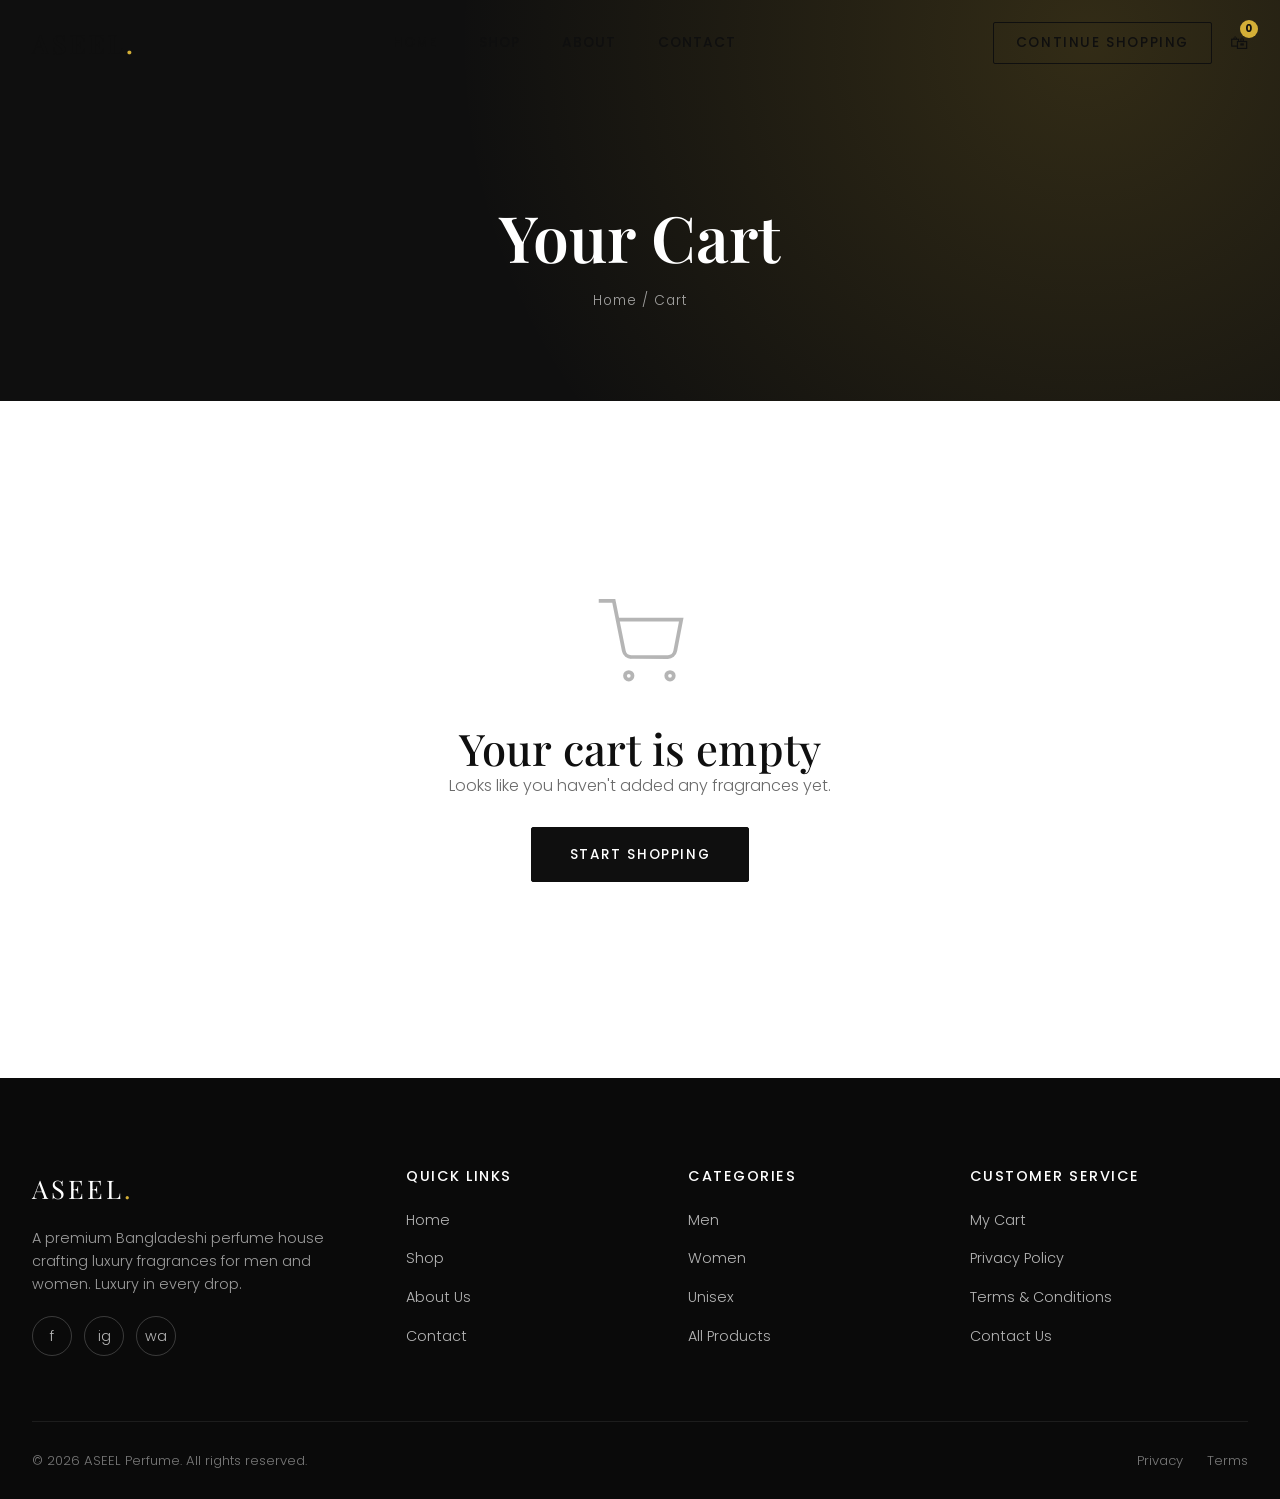
<file: ASEEL/cart(1).html>
<!DOCTYPE html>
<html lang="en">
<head>
<meta charset="UTF-8">
<meta name="viewport" content="width=device-width, initial-scale=1.0">
<title>Your Cart | ASEEL Perfume</title>
<meta name="description" content="Review the fragrances in your ASEEL cart, update quantities, apply a coupon, and proceed to checkout.">
<meta name="robots" content="noindex">
<link rel="icon" href="data:image/svg+xml,<svg xmlns=%22http://www.w3.org/2000/svg%22 viewBox=%220 0 100 100%22><text y=%22.9em%22 font-size=%2290%22>\u2728</text></svg>">
<link rel="stylesheet" href="css/style.css">
<link rel="stylesheet" href="css/responsive.css">
</head>
<body>

<header class="navbar">
  <div class="container nav-inner">
    <a href="index.html" class="nav-logo">ASEEL<span>.</span></a>
    <nav class="nav-links">
      <a href="index.html">Home</a><a href="shop.html">Shop</a><a href="about.html">About</a><a href="contact.html">Contact</a>
    </nav>
    <div class="nav-actions">
      <button class="btn btn-outline" style="padding:10px 22px" onclick="location.href='shop.html'">Continue Shopping</button>
      <a href="cart.html" class="nav-icon-btn" aria-label="Cart">&#128717;<span class="cart-count">0</span></a>
      <button class="nav-toggle" aria-label="Open menu"><span></span><span></span><span></span></button>
    </div>
  </div>
</header>

<div class="mobile-menu">
  <button class="mobile-menu-close" aria-label="Close menu">&times;</button>
  <a href="index.html">Home</a><a href="shop.html">Shop</a><a href="about.html">About</a><a href="contact.html">Contact</a><a href="cart.html">Cart</a>
</div>

<header class="page-header">
  <div class="container">
    <h1>Your Cart</h1>
    <div class="breadcrumb"><a href="index.html">Home</a> / Cart</div>
  </div>
</header>

<main>
<section>
  <div class="container">

    <div class="empty-cart hidden" id="empty-cart">
      <svg viewBox="0 0 24 24" fill="none" stroke="currentColor" stroke-width="1"><circle cx="9" cy="21" r="1"/><circle cx="20" cy="21" r="1"/><path d="M1 1h4l2.68 13.39a2 2 0 0 0 2 1.61h9.72a2 2 0 0 0 2-1.61L23 6H6"/></svg>
      <h2>Your cart is empty</h2>
      <p>Looks like you haven't added any fragrances yet.</p>
      <a href="shop.html" class="btn btn-primary">Start Shopping</a>
    </div>

    <div class="cart-layout" id="cart-layout">
      <div>
        <table class="cart-table">
          <thead><tr><th>Product</th><th>Price</th><th>Quantity</th><th>Subtotal</th></tr></thead>
          <tbody id="cart-items-body"></tbody>
        </table>
        <form id="coupon-form" class="coupon-row">
          <input type="text" placeholder="Enter coupon code (try ASEEL10)">
          <button type="submit" class="btn btn-outline">Apply</button>
        </form>
        <div id="coupon-msg" style="font-size:0.85rem"></div>
      </div>

      <div class="summary-box">
        <h3>Order Summary</h3>
        <div class="summary-row"><span>Subtotal</span><span id="summary-subtotal">&#09F3;0</span></div>
        <div class="summary-row"><span>Discount</span><span id="summary-discount">-&#09F3;0</span></div>
        <div class="summary-row"><span>Shipping</span><span id="summary-shipping">Free</span></div>
        <div class="summary-row total"><span>Total</span><span id="summary-total">&#09F3;0</span></div>
        <a href="checkout.html" class="btn btn-primary btn-block">Proceed to Checkout</a>
      </div>
    </div>
  </div>
</section>
</main>

<footer class="footer">
  <div class="container">
    <div class="footer-grid">
      <div class="footer-col">
        <div class="footer-logo">ASEEL<span>.</span></div>
        <p>A premium Bangladeshi perfume house crafting luxury fragrances for men and women. Luxury in every drop.</p>
        <div class="social-row">
          <a href="https://facebook.com" target="_blank" rel="noopener" aria-label="Facebook">f</a>
          <a href="https://instagram.com" target="_blank" rel="noopener" aria-label="Instagram">ig</a>
          <a href="https://wa.me/8801XXXXXXXXX" target="_blank" rel="noopener" aria-label="WhatsApp">wa</a>
        </div>
      </div>
      <div class="footer-col">
        <h4>Quick Links</h4>
        <ul><li><a href="index.html">Home</a></li><li><a href="shop.html">Shop</a></li><li><a href="about.html">About Us</a></li><li><a href="contact.html">Contact</a></li></ul>
      </div>
      <div class="footer-col">
        <h4>Categories</h4>
        <ul><li><a href="shop.html?category=Men">Men</a></li><li><a href="shop.html?category=Women">Women</a></li><li><a href="shop.html?category=Unisex">Unisex</a></li><li><a href="shop.html">All Products</a></li></ul>
      </div>
      <div class="footer-col">
        <h4>Customer Service</h4>
        <ul><li><a href="cart.html">My Cart</a></li><li><a href="privacy.html">Privacy Policy</a></li><li><a href="terms.html">Terms &amp; Conditions</a></li><li><a href="contact.html">Contact Us</a></li></ul>
      </div>
    </div>
    <div class="footer-bottom">
      <span>&copy; <span class="current-year"></span> ASEEL Perfume. All rights reserved.</span>
      <div class="footer-legal"><a href="privacy.html">Privacy</a><a href="terms.html">Terms</a></div>
    </div>
  </div>
</footer>

<script src="js/products.js"></script>
<script src="js/cart.js"></script>
<script src="js/main.js"></script>
<script>
  renderCartPage();
  initCouponForm();
</script>
</body>
</html>
</file>
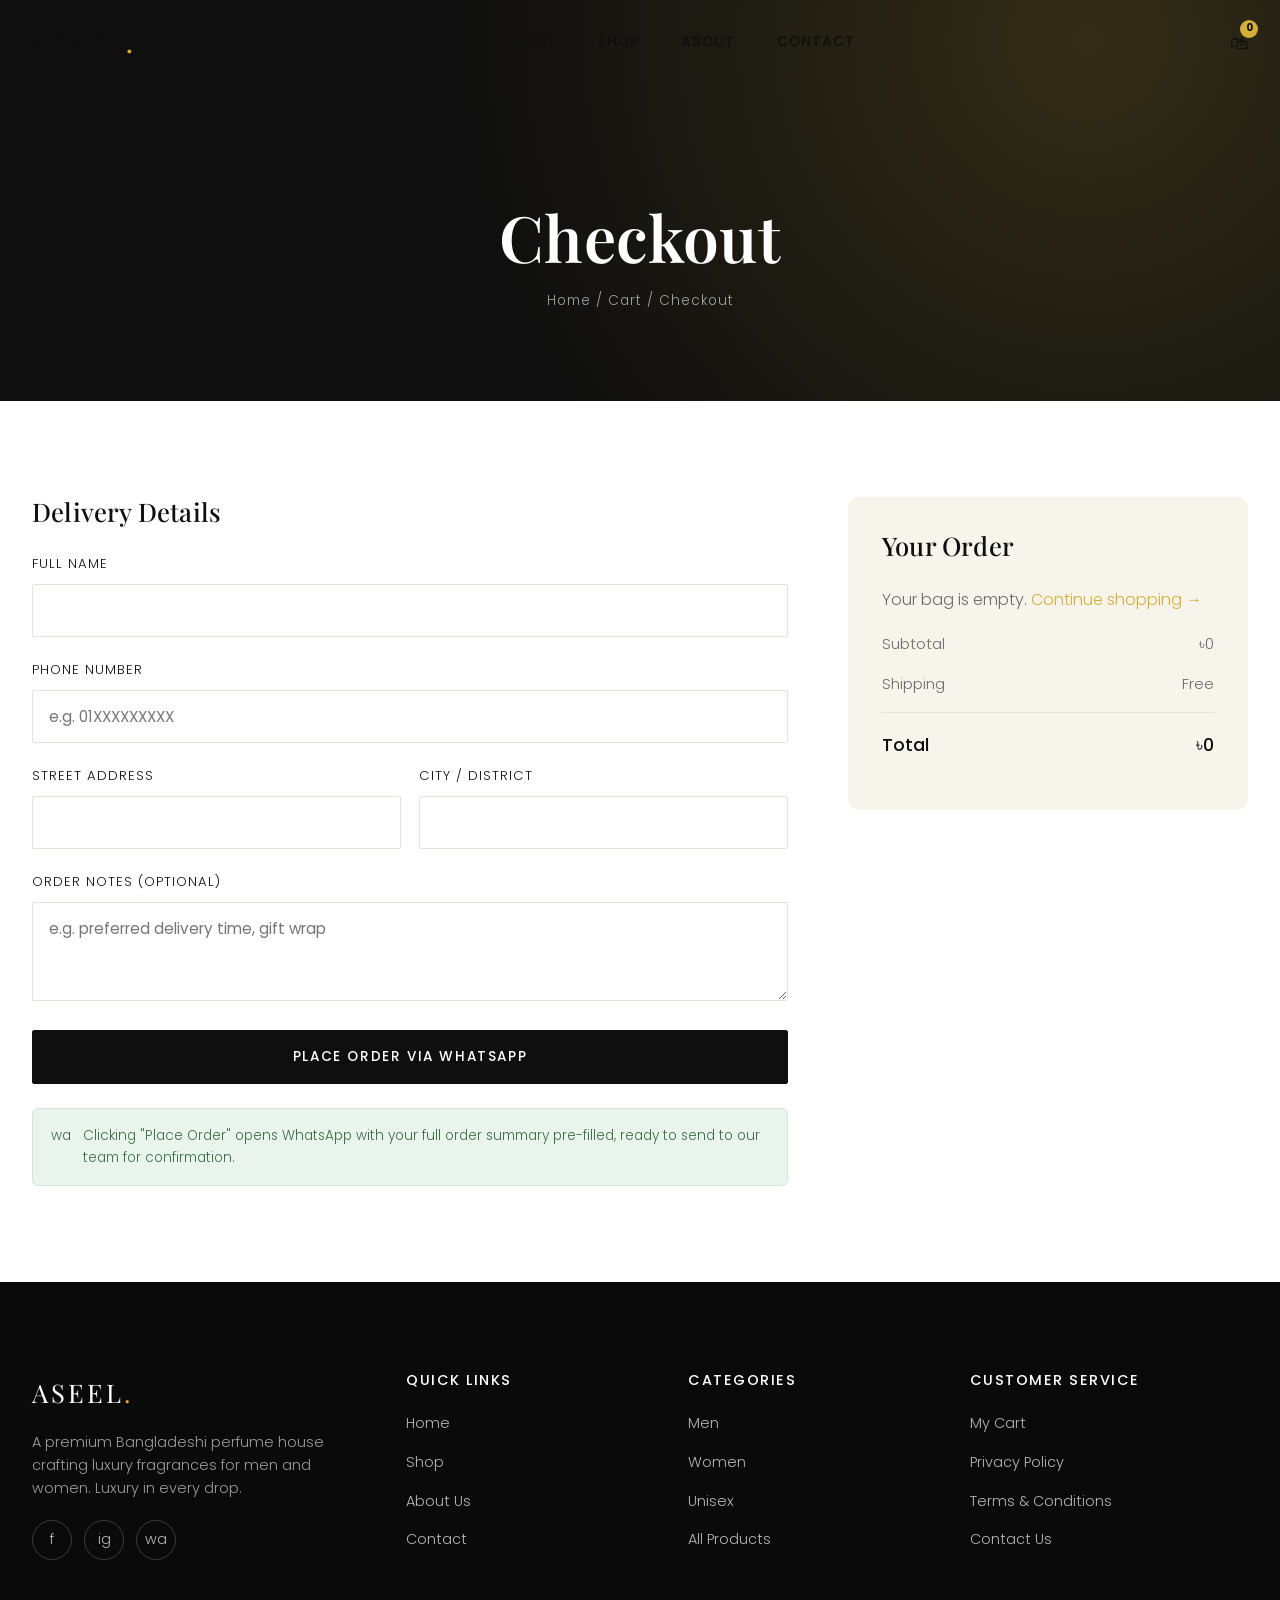
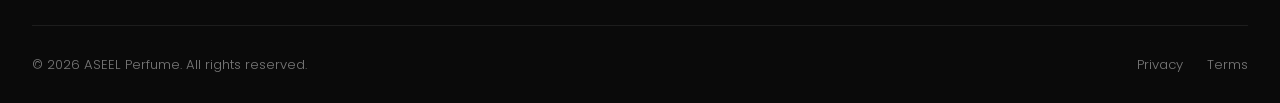
<file: ASEEL/checkout(1).html>
<!DOCTYPE html>
<html lang="en">
<head>
<meta charset="UTF-8">
<meta name="viewport" content="width=device-width, initial-scale=1.0">
<title>Checkout | ASEEL Perfume</title>
<meta name="description" content="Complete your ASEEL Perfume order — enter your details and place your order directly via WhatsApp.">
<meta name="robots" content="noindex">
<link rel="icon" href="data:image/svg+xml,<svg xmlns=%22http://www.w3.org/2000/svg%22 viewBox=%220 0 100 100%22><text y=%22.9em%22 font-size=%2290%22>\u2728</text></svg>">
<link rel="stylesheet" href="css/style.css">
<link rel="stylesheet" href="css/responsive.css">
</head>
<body>

<header class="navbar">
  <div class="container nav-inner">
    <a href="index.html" class="nav-logo">ASEEL<span>.</span></a>
    <nav class="nav-links">
      <a href="index.html">Home</a><a href="shop.html">Shop</a><a href="about.html">About</a><a href="contact.html">Contact</a>
    </nav>
    <div class="nav-actions">
      <a href="cart.html" class="nav-icon-btn" aria-label="Cart">&#128717;<span class="cart-count">0</span></a>
      <button class="nav-toggle" aria-label="Open menu"><span></span><span></span><span></span></button>
    </div>
  </div>
</header>

<div class="mobile-menu">
  <button class="mobile-menu-close" aria-label="Close menu">&times;</button>
  <a href="index.html">Home</a><a href="shop.html">Shop</a><a href="about.html">About</a><a href="contact.html">Contact</a><a href="cart.html">Cart</a>
</div>

<header class="page-header">
  <div class="container">
    <h1>Checkout</h1>
    <div class="breadcrumb"><a href="index.html">Home</a> / <a href="cart.html">Cart</a> / Checkout</div>
  </div>
</header>

<main>
<section>
  <div class="container">
    <div class="checkout-layout">
      <div>
        <h3 style="margin-bottom:26px">Delivery Details</h3>
        <form id="checkout-form" novalidate>
          <div class="form-group">
            <label for="cust-name">Full Name</label>
            <input type="text" id="cust-name" required>
            <span class="error-text">Please enter your full name.</span>
          </div>
          <div class="form-group">
            <label for="cust-phone">Phone Number</label>
            <input type="tel" id="cust-phone" placeholder="e.g. 01XXXXXXXXX" required>
            <span class="error-text">Please enter a valid phone number.</span>
          </div>
          <div class="form-row">
            <div class="form-group">
              <label for="cust-address">Street Address</label>
              <input type="text" id="cust-address" required>
              <span class="error-text">Please enter your address.</span>
            </div>
            <div class="form-group">
              <label for="cust-city">City / District</label>
              <input type="text" id="cust-city" required>
              <span class="error-text">Please enter your city.</span>
            </div>
          </div>
          <div class="form-group">
            <label for="cust-note">Order Notes (optional)</label>
            <textarea id="cust-note" rows="3" placeholder="e.g. preferred delivery time, gift wrap"></textarea>
          </div>
          <button type="submit" class="btn btn-primary btn-block">Place Order via WhatsApp</button>
          <div class="whatsapp-note">
            <span>wa</span>
            <span>Clicking "Place Order" opens WhatsApp with your full order summary pre-filled, ready to send to our team for confirmation.</span>
          </div>
        </form>
      </div>

      <div class="summary-box">
        <h3>Your Order</h3>
        <div id="checkout-items"></div>
        <div class="summary-row" style="margin-top:20px"><span>Subtotal</span><span id="checkout-subtotal">&#09F3;0</span></div>
        <div class="summary-row"><span>Shipping</span><span id="checkout-shipping">Free</span></div>
        <div class="summary-row total"><span>Total</span><span id="checkout-total">&#09F3;0</span></div>
      </div>
    </div>
  </div>
</section>
</main>

<footer class="footer">
  <div class="container">
    <div class="footer-grid">
      <div class="footer-col">
        <div class="footer-logo">ASEEL<span>.</span></div>
        <p>A premium Bangladeshi perfume house crafting luxury fragrances for men and women. Luxury in every drop.</p>
        <div class="social-row">
          <a href="https://facebook.com" target="_blank" rel="noopener" aria-label="Facebook">f</a>
          <a href="https://instagram.com" target="_blank" rel="noopener" aria-label="Instagram">ig</a>
          <a href="https://wa.me/8801XXXXXXXXX" target="_blank" rel="noopener" aria-label="WhatsApp">wa</a>
        </div>
      </div>
      <div class="footer-col">
        <h4>Quick Links</h4>
        <ul><li><a href="index.html">Home</a></li><li><a href="shop.html">Shop</a></li><li><a href="about.html">About Us</a></li><li><a href="contact.html">Contact</a></li></ul>
      </div>
      <div class="footer-col">
        <h4>Categories</h4>
        <ul><li><a href="shop.html?category=Men">Men</a></li><li><a href="shop.html?category=Women">Women</a></li><li><a href="shop.html?category=Unisex">Unisex</a></li><li><a href="shop.html">All Products</a></li></ul>
      </div>
      <div class="footer-col">
        <h4>Customer Service</h4>
        <ul><li><a href="cart.html">My Cart</a></li><li><a href="privacy.html">Privacy Policy</a></li><li><a href="terms.html">Terms &amp; Conditions</a></li><li><a href="contact.html">Contact Us</a></li></ul>
      </div>
    </div>
    <div class="footer-bottom">
      <span>&copy; <span class="current-year"></span> ASEEL Perfume. All rights reserved.</span>
      <div class="footer-legal"><a href="privacy.html">Privacy</a><a href="terms.html">Terms</a></div>
    </div>
  </div>
</footer>

<script src="js/products.js"></script>
<script src="js/cart.js"></script>
<script src="js/main.js"></script>
<script>
  initCheckoutForm();
</script>
</body>
</html>
</file>
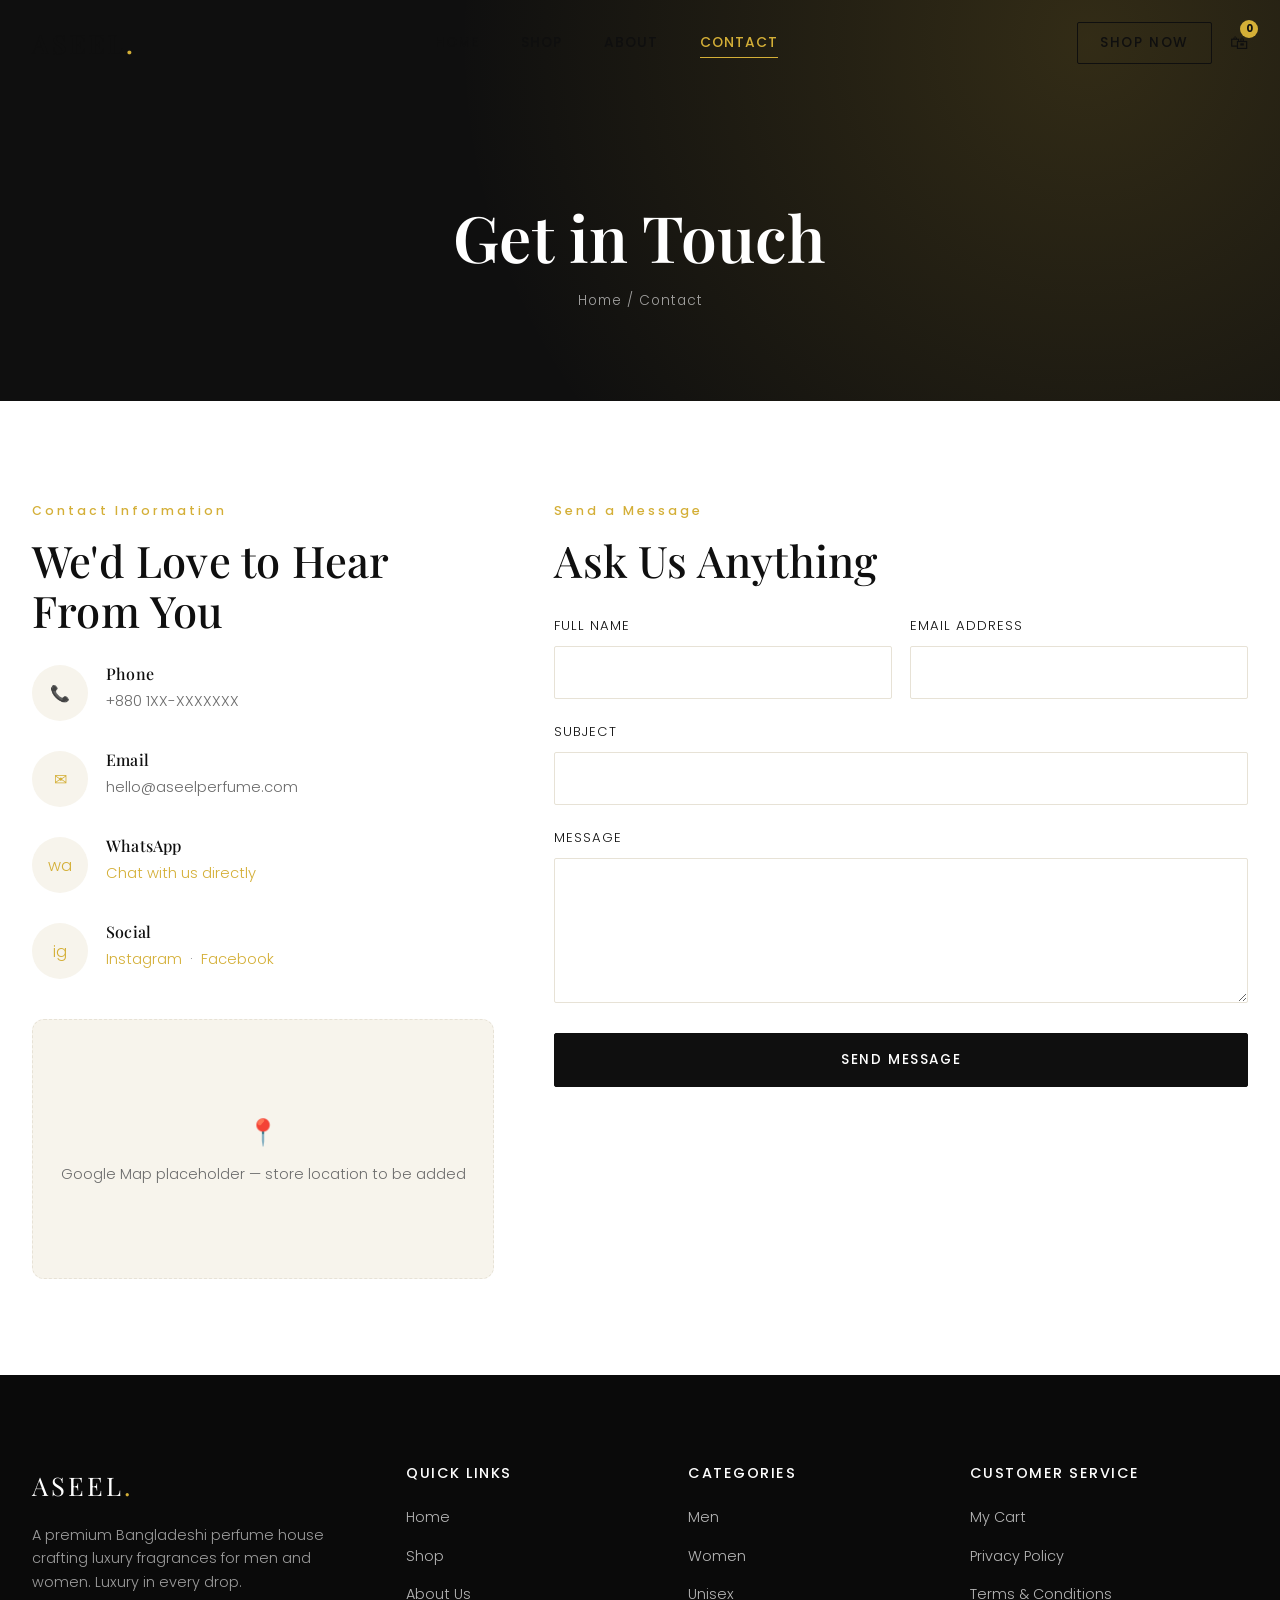
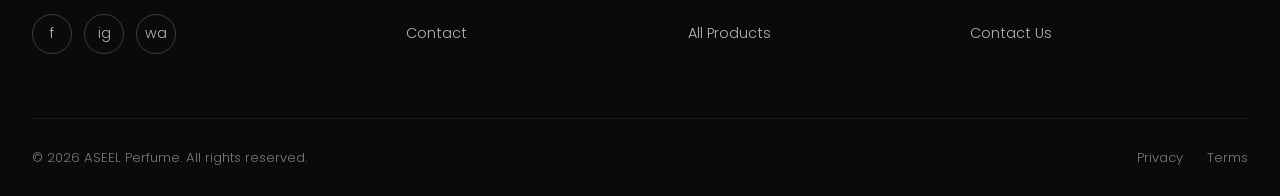
<file: ASEEL/contact(1).html>
<!DOCTYPE html>
<html lang="en">
<head>
<meta charset="UTF-8">
<meta name="viewport" content="width=device-width, initial-scale=1.0">
<title>Contact Us | ASEEL Perfume</title>
<meta name="description" content="Get in touch with ASEEL Perfume — reach us by phone, email, WhatsApp or social media. We're happy to help with orders and questions.">
<link rel="canonical" href="https://aseelperfume.com/contact.html">
<meta property="og:type" content="website">
<meta property="og:title" content="Contact Us | ASEEL Perfume">
<link rel="icon" href="data:image/svg+xml,<svg xmlns=%22http://www.w3.org/2000/svg%22 viewBox=%220 0 100 100%22><text y=%22.9em%22 font-size=%2290%22>\u2728</text></svg>">
<link rel="stylesheet" href="css/style.css">
<link rel="stylesheet" href="css/responsive.css">
</head>
<body>

<header class="navbar">
  <div class="container nav-inner">
    <a href="index.html" class="nav-logo">ASEEL<span>.</span></a>
    <nav class="nav-links">
      <a href="index.html">Home</a><a href="shop.html">Shop</a><a href="about.html">About</a><a href="contact.html" class="active">Contact</a>
    </nav>
    <div class="nav-actions">
      <button class="btn btn-outline" style="padding:10px 22px" onclick="location.href='shop.html'">Shop Now</button>
      <a href="cart.html" class="nav-icon-btn" aria-label="Cart">&#128717;<span class="cart-count">0</span></a>
      <button class="nav-toggle" aria-label="Open menu"><span></span><span></span><span></span></button>
    </div>
  </div>
</header>

<div class="mobile-menu">
  <button class="mobile-menu-close" aria-label="Close menu">&times;</button>
  <a href="index.html">Home</a><a href="shop.html">Shop</a><a href="about.html">About</a><a href="contact.html">Contact</a><a href="cart.html">Cart</a>
</div>

<header class="page-header">
  <div class="container">
    <h1>Get in Touch</h1>
    <div class="breadcrumb"><a href="index.html">Home</a> / Contact</div>
  </div>
</header>

<main>
<section>
  <div class="container contact-grid">
    <div class="reveal">
      <span class="eyebrow">Contact Information</span>
      <h2 style="margin-bottom:30px">We'd Love to Hear From You</h2>

      <div class="contact-info-item">
        <div class="feature-icon">&#128222;</div>
        <div><h4>Phone</h4><p>+880 1XX-XXXXXXX</p></div>
      </div>
      <div class="contact-info-item">
        <div class="feature-icon">&#9993;</div>
        <div><h4>Email</h4><p>hello@aseelperfume.com</p></div>
      </div>
      <div class="contact-info-item">
        <div class="feature-icon">wa</div>
        <div><h4>WhatsApp</h4><p><a href="https://wa.me/8801XXXXXXXXX" target="_blank" rel="noopener" style="color:var(--color-secondary)">Chat with us directly</a></p></div>
      </div>
      <div class="contact-info-item">
        <div class="feature-icon">ig</div>
        <div><h4>Social</h4><p><a href="https://instagram.com" target="_blank" rel="noopener" style="color:var(--color-secondary)">Instagram</a> &nbsp;&middot;&nbsp; <a href="https://facebook.com" target="_blank" rel="noopener" style="color:var(--color-secondary)">Facebook</a></p></div>
      </div>

      <div class="map-placeholder">
        <span style="font-size:1.6rem">&#128205;</span>
        <span>Google Map placeholder — store location to be added</span>
      </div>
    </div>

    <div class="reveal">
      <span class="eyebrow">Send a Message</span>
      <h2 style="margin-bottom:30px">Ask Us Anything</h2>
      <form id="contact-form">
        <div class="form-row">
          <div class="form-group">
            <label for="c-name">Full Name</label>
            <input type="text" id="c-name" required>
          </div>
          <div class="form-group">
            <label for="c-email">Email Address</label>
            <input type="email" id="c-email" required>
          </div>
        </div>
        <div class="form-group">
          <label for="c-subject">Subject</label>
          <input type="text" id="c-subject" required>
        </div>
        <div class="form-group">
          <label for="c-message">Message</label>
          <textarea id="c-message" rows="5" required></textarea>
        </div>
        <button type="submit" class="btn btn-primary btn-block">Send Message</button>
        <div class="form-msg" id="contact-msg" style="color:var(--color-success)"></div>
      </form>
    </div>
  </div>
</section>
</main>

<footer class="footer">
  <div class="container">
    <div class="footer-grid">
      <div class="footer-col">
        <div class="footer-logo">ASEEL<span>.</span></div>
        <p>A premium Bangladeshi perfume house crafting luxury fragrances for men and women. Luxury in every drop.</p>
        <div class="social-row">
          <a href="https://facebook.com" target="_blank" rel="noopener" aria-label="Facebook">f</a>
          <a href="https://instagram.com" target="_blank" rel="noopener" aria-label="Instagram">ig</a>
          <a href="https://wa.me/8801XXXXXXXXX" target="_blank" rel="noopener" aria-label="WhatsApp">wa</a>
        </div>
      </div>
      <div class="footer-col">
        <h4>Quick Links</h4>
        <ul><li><a href="index.html">Home</a></li><li><a href="shop.html">Shop</a></li><li><a href="about.html">About Us</a></li><li><a href="contact.html">Contact</a></li></ul>
      </div>
      <div class="footer-col">
        <h4>Categories</h4>
        <ul><li><a href="shop.html?category=Men">Men</a></li><li><a href="shop.html?category=Women">Women</a></li><li><a href="shop.html?category=Unisex">Unisex</a></li><li><a href="shop.html">All Products</a></li></ul>
      </div>
      <div class="footer-col">
        <h4>Customer Service</h4>
        <ul><li><a href="cart.html">My Cart</a></li><li><a href="privacy.html">Privacy Policy</a></li><li><a href="terms.html">Terms &amp; Conditions</a></li><li><a href="contact.html">Contact Us</a></li></ul>
      </div>
    </div>
    <div class="footer-bottom">
      <span>&copy; <span class="current-year"></span> ASEEL Perfume. All rights reserved.</span>
      <div class="footer-legal"><a href="privacy.html">Privacy</a><a href="terms.html">Terms</a></div>
    </div>
  </div>
</footer>

<div class="modal-overlay" id="quickview-overlay">
  <div class="modal-box"><button class="modal-close" aria-label="Close">&times;</button><div class="modal-media"></div><div class="modal-info"></div></div>
</div>

<script src="js/products.js"></script>
<script src="js/cart.js"></script>
<script src="js/main.js"></script>
<script>
document.getElementById('contact-form').addEventListener('submit', function (e) {
  e.preventDefault();
  document.getElementById('contact-msg').textContent = 'Thank you — your message has been received. We\u2019ll reply soon.';
  this.reset();
});
</script>
</body>
</html>
</file>
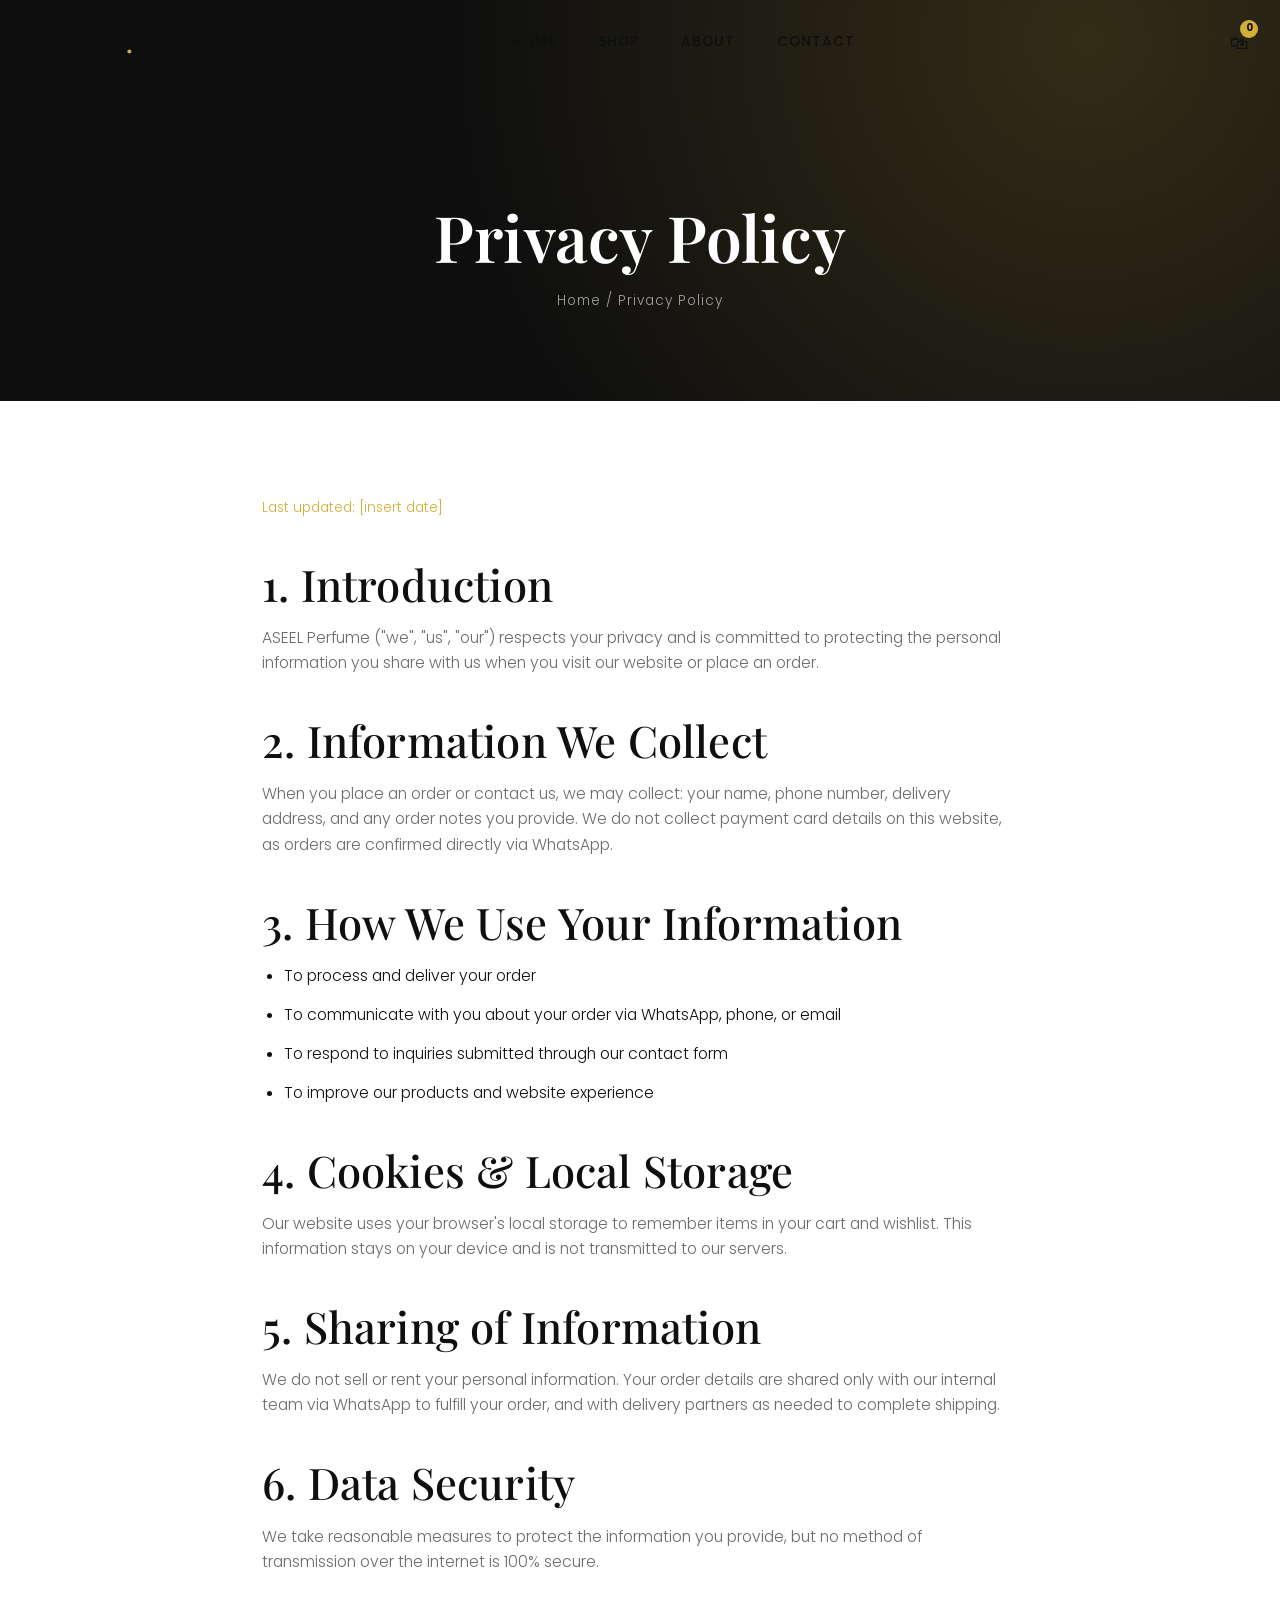
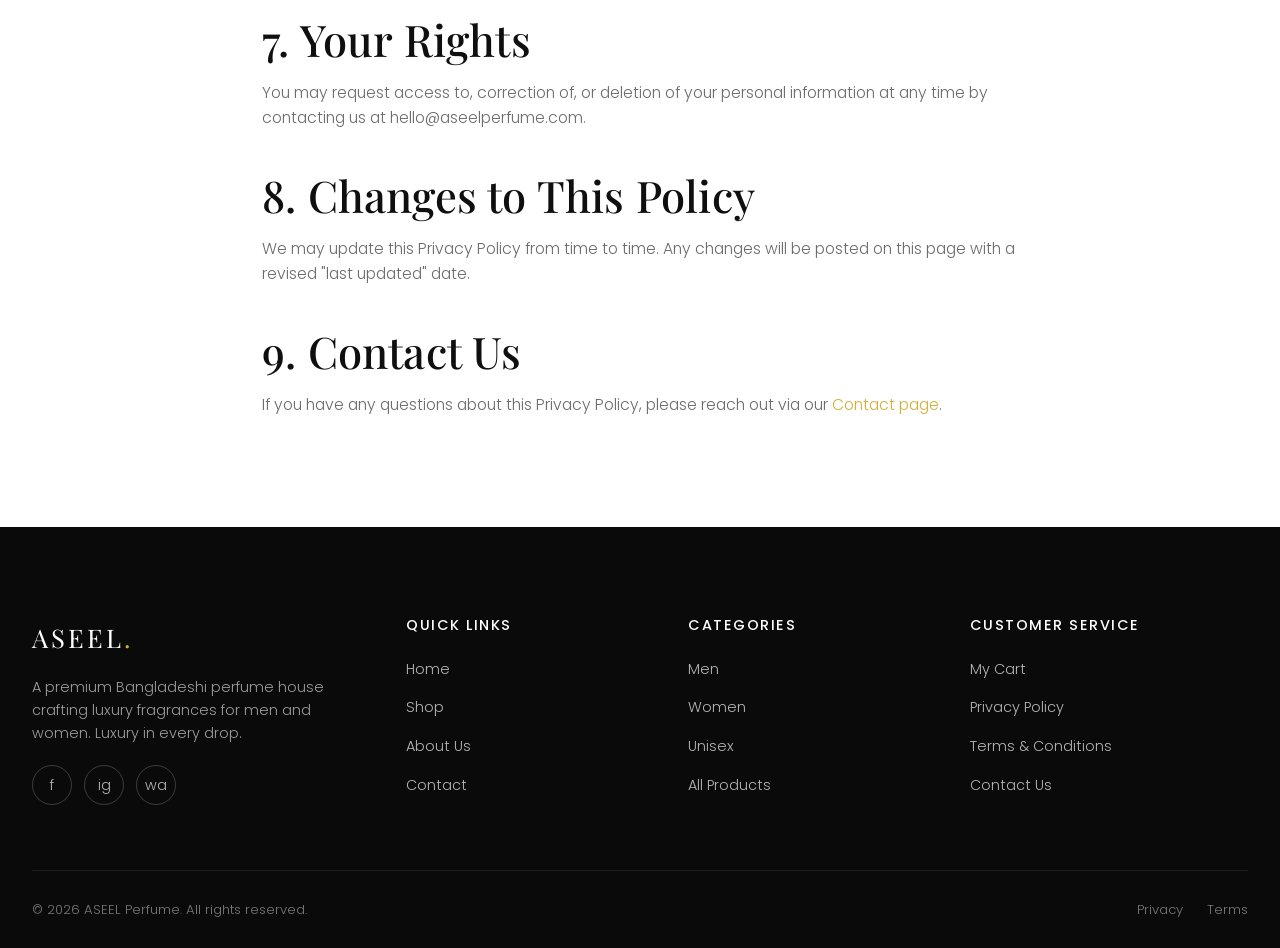
<file: ASEEL/privacy(1).html>
<!DOCTYPE html>
<html lang="en">
<head>
<meta charset="UTF-8">
<meta name="viewport" content="width=device-width, initial-scale=1.0">
<title>Privacy Policy | ASEEL Perfume</title>
<meta name="description" content="Read the ASEEL Perfume privacy policy — how we collect, use and protect your personal information.">
<link rel="canonical" href="https://aseelperfume.com/privacy.html">
<link rel="icon" href="data:image/svg+xml,<svg xmlns=%22http://www.w3.org/2000/svg%22 viewBox=%220 0 100 100%22><text y=%22.9em%22 font-size=%2290%22>\u2728</text></svg>">
<link rel="stylesheet" href="css/style.css">
<link rel="stylesheet" href="css/responsive.css">
</head>
<body>

<header class="navbar">
  <div class="container nav-inner">
    <a href="index.html" class="nav-logo">ASEEL<span>.</span></a>
    <nav class="nav-links">
      <a href="index.html">Home</a><a href="shop.html">Shop</a><a href="about.html">About</a><a href="contact.html">Contact</a>
    </nav>
    <div class="nav-actions">
      <a href="cart.html" class="nav-icon-btn" aria-label="Cart">&#128717;<span class="cart-count">0</span></a>
      <button class="nav-toggle" aria-label="Open menu"><span></span><span></span><span></span></button>
    </div>
  </div>
</header>
<div class="mobile-menu">
  <button class="mobile-menu-close" aria-label="Close menu">&times;</button>
  <a href="index.html">Home</a><a href="shop.html">Shop</a><a href="about.html">About</a><a href="contact.html">Contact</a><a href="cart.html">Cart</a>
</div>

<header class="page-header">
  <div class="container">
    <h1>Privacy Policy</h1>
    <div class="breadcrumb"><a href="index.html">Home</a> / Privacy Policy</div>
  </div>
</header>

<main>
<section>
  <div class="container legal-content">
    <span class="updated">Last updated: [insert date]</span>

    <h2>1. Introduction</h2>
    <p>ASEEL Perfume ("we", "us", "our") respects your privacy and is committed to protecting the personal information you share with us when you visit our website or place an order.</p>

    <h2>2. Information We Collect</h2>
    <p>When you place an order or contact us, we may collect: your name, phone number, delivery address, and any order notes you provide. We do not collect payment card details on this website, as orders are confirmed directly via WhatsApp.</p>

    <h2>3. How We Use Your Information</h2>
    <ul>
      <li>To process and deliver your order</li>
      <li>To communicate with you about your order via WhatsApp, phone, or email</li>
      <li>To respond to inquiries submitted through our contact form</li>
      <li>To improve our products and website experience</li>
    </ul>

    <h2>4. Cookies &amp; Local Storage</h2>
    <p>Our website uses your browser's local storage to remember items in your cart and wishlist. This information stays on your device and is not transmitted to our servers.</p>

    <h2>5. Sharing of Information</h2>
    <p>We do not sell or rent your personal information. Your order details are shared only with our internal team via WhatsApp to fulfill your order, and with delivery partners as needed to complete shipping.</p>

    <h2>6. Data Security</h2>
    <p>We take reasonable measures to protect the information you provide, but no method of transmission over the internet is 100% secure.</p>

    <h2>7. Your Rights</h2>
    <p>You may request access to, correction of, or deletion of your personal information at any time by contacting us at hello@aseelperfume.com.</p>

    <h2>8. Changes to This Policy</h2>
    <p>We may update this Privacy Policy from time to time. Any changes will be posted on this page with a revised "last updated" date.</p>

    <h2>9. Contact Us</h2>
    <p>If you have any questions about this Privacy Policy, please reach out via our <a href="contact.html" style="color:var(--color-secondary)">Contact page</a>.</p>
  </div>
</section>
</main>

<footer class="footer">
  <div class="container">
    <div class="footer-grid">
      <div class="footer-col">
        <div class="footer-logo">ASEEL<span>.</span></div>
        <p>A premium Bangladeshi perfume house crafting luxury fragrances for men and women. Luxury in every drop.</p>
        <div class="social-row">
          <a href="https://facebook.com" target="_blank" rel="noopener" aria-label="Facebook">f</a>
          <a href="https://instagram.com" target="_blank" rel="noopener" aria-label="Instagram">ig</a>
          <a href="https://wa.me/8801XXXXXXXXX" target="_blank" rel="noopener" aria-label="WhatsApp">wa</a>
        </div>
      </div>
      <div class="footer-col">
        <h4>Quick Links</h4>
        <ul><li><a href="index.html">Home</a></li><li><a href="shop.html">Shop</a></li><li><a href="about.html">About Us</a></li><li><a href="contact.html">Contact</a></li></ul>
      </div>
      <div class="footer-col">
        <h4>Categories</h4>
        <ul><li><a href="shop.html?category=Men">Men</a></li><li><a href="shop.html?category=Women">Women</a></li><li><a href="shop.html?category=Unisex">Unisex</a></li><li><a href="shop.html">All Products</a></li></ul>
      </div>
      <div class="footer-col">
        <h4>Customer Service</h4>
        <ul><li><a href="cart.html">My Cart</a></li><li><a href="privacy.html">Privacy Policy</a></li><li><a href="terms.html">Terms &amp; Conditions</a></li><li><a href="contact.html">Contact Us</a></li></ul>
      </div>
    </div>
    <div class="footer-bottom">
      <span>&copy; <span class="current-year"></span> ASEEL Perfume. All rights reserved.</span>
      <div class="footer-legal"><a href="privacy.html">Privacy</a><a href="terms.html">Terms</a></div>
    </div>
  </div>
</footer>

<script src="js/products.js"></script>
<script src="js/cart.js"></script>
<script src="js/main.js"></script>
</body>
</html>
</file>
<file: ASEEL/css/style.css>
/* =========================================================
   ASEEL PERFUME — CORE STYLESHEET
   Luxury minimal design system
   ========================================================= */

@import url('https://fonts.googleapis.com/css2?family=Playfair+Display:ital,wght@0,400;0,500;0,600;0,700;1,400&family=Poppins:wght@300;400;500;600;700&display=swap');

/* -------------------- Tokens -------------------- */
:root {
  --color-primary: #0F0F0F;
  --color-secondary: #D4AF37;
  --color-secondary-soft: #E7CD8C;
  --color-bg: #FFFFFF;
  --color-accent-bg: #F7F4EC;
  --color-text-muted: #6B6B6B;
  --color-border: #E7E2D6;
  --color-danger: #B3382C;
  --color-success: #3C6E47;

  --font-heading: 'Playfair Display', Georgia, serif;
  --font-body: 'Poppins', -apple-system, BlinkMacSystemFont, sans-serif;

  --container-max: 1280px;
  --radius-sm: 6px;
  --radius-md: 12px;
  --radius-lg: 22px;
  --shadow-soft: 0 10px 30px rgba(15,15,15,0.06);
  --shadow-lift: 0 18px 40px rgba(15,15,15,0.14);
  --transition: 0.35s cubic-bezier(0.22, 1, 0.36, 1);
}

/* -------------------- Reset -------------------- */
*, *::before, *::after { box-sizing: border-box; margin: 0; padding: 0; }
html { scroll-behavior: smooth; }
body {
  font-family: var(--font-body);
  color: var(--color-primary);
  background: var(--color-bg);
  line-height: 1.6;
  font-weight: 300;
  -webkit-font-smoothing: antialiased;
  overflow-x: hidden;
}
img { max-width: 100%; display: block; }
a { text-decoration: none; color: inherit; }
ul { list-style: none; }
button { font-family: inherit; cursor: pointer; border: none; background: none; }
input, textarea, select { font-family: inherit; font-size: 1rem; }

@media (prefers-reduced-motion: reduce) {
  *, *::before, *::after { animation-duration: 0.001ms !important; animation-iteration-count: 1 !important; transition-duration: 0.001ms !important; scroll-behavior: auto !important; }
}

:focus-visible { outline: 2px solid var(--color-secondary); outline-offset: 3px; }

/* -------------------- Typography -------------------- */
h1, h2, h3, h4 {
  font-family: var(--font-heading);
  font-weight: 500;
  line-height: 1.15;
  letter-spacing: 0.2px;
}
h1 { font-size: clamp(2.4rem, 5vw, 4.2rem); font-weight: 600; }
h2 { font-size: clamp(1.9rem, 3.4vw, 2.8rem); }
h3 { font-size: clamp(1.3rem, 2vw, 1.7rem); }
p { color: var(--color-text-muted); font-weight: 300; }

.eyebrow {
  font-size: 0.78rem;
  letter-spacing: 3px;
  color: var(--color-secondary);
  font-weight: 500;
  display: inline-block;
  margin-bottom: 14px;
}

.section-head {
  max-width: 640px;
  margin: 0 auto 52px;
  text-align: center;
}
.section-head p { margin-top: 14px; font-size: 1.02rem; }
.section-head.align-left { margin-left: 0; text-align: left; }

/* -------------------- Layout -------------------- */
.container {
  width: 100%;
  max-width: var(--container-max);
  margin: 0 auto;
  padding: 0 32px;
}
section { padding: 96px 0; }
@media (max-width: 768px) { section { padding: 64px 0; } }

.divider {
  width: 60px;
  height: 1px;
  background: var(--color-secondary);
  margin: 20px auto;
}
.align-left .divider { margin-left: 0; }

/* -------------------- Buttons -------------------- */
.btn {
  display: inline-flex;
  align-items: center;
  justify-content: center;
  gap: 10px;
  padding: 16px 38px;
  font-size: 0.85rem;
  letter-spacing: 1.6px;
  text-transform: uppercase;
  font-weight: 500;
  border-radius: 2px;
  transition: transform var(--transition), box-shadow var(--transition), background var(--transition), color var(--transition);
  cursor: pointer;
  white-space: nowrap;
}
.btn-primary {
  background: var(--color-primary);
  color: #fff;
  border: 1px solid var(--color-primary);
}
.btn-primary:hover { background: #000; transform: translateY(-3px); box-shadow: var(--shadow-lift); }

.btn-gold {
  background: var(--color-secondary);
  color: var(--color-primary);
  border: 1px solid var(--color-secondary);
}
.btn-gold:hover { background: #c19f2e; transform: translateY(-3px); box-shadow: var(--shadow-lift); }

.btn-outline {
  background: transparent;
  color: var(--color-primary);
  border: 1px solid var(--color-primary);
}
.btn-outline:hover { background: var(--color-primary); color: #fff; transform: translateY(-3px); }

.btn-outline-light {
  background: transparent;
  color: #fff;
  border: 1px solid rgba(255,255,255,0.6);
}
.btn-outline-light:hover { background: #fff; color: var(--color-primary); transform: translateY(-3px); }

.btn-block { width: 100%; }
.btn:disabled { opacity: 0.5; cursor: not-allowed; transform: none !important; }
.btn-icon {
  width: 46px; height: 46px; border-radius: 50%;
  display: inline-flex; align-items: center; justify-content: center;
  border: 1px solid var(--color-border);
  transition: border-color var(--transition), background var(--transition), transform var(--transition);
}
.btn-icon:hover { border-color: var(--color-secondary); background: var(--color-accent-bg); transform: translateY(-2px); }

/* -------------------- Fade / scroll animation -------------------- */
.reveal { opacity: 0; transform: translateY(28px); transition: opacity 0.8s ease, transform 0.8s ease; }
.reveal.in-view { opacity: 1; transform: translateY(0); }

/* -------------------- Navbar -------------------- */
.navbar {
  position: fixed;
  top: 0; left: 0; right: 0;
  z-index: 1000;
  padding: 22px 0;
  transition: background var(--transition), padding var(--transition), box-shadow var(--transition), border-color var(--transition);
  border-bottom: 1px solid transparent;
}
.navbar.is-solid {
  background: rgba(255,255,255,0.82);
  backdrop-filter: blur(14px);
  -webkit-backdrop-filter: blur(14px);
  padding: 14px 0;
  border-bottom: 1px solid var(--color-border);
  box-shadow: 0 4px 24px rgba(15,15,15,0.04);
}
.nav-inner { display: flex; align-items: center; justify-content: space-between; }
.nav-logo { font-family: var(--font-heading); font-size: 1.6rem; letter-spacing: 3px; font-weight: 600; }
.nav-logo span { color: var(--color-secondary); }
.nav-links { display: flex; gap: 42px; align-items: center; }
.nav-links a {
  font-size: 0.86rem;
  letter-spacing: 1px;
  text-transform: uppercase;
  font-weight: 500;
  position: relative;
  padding: 4px 0;
}
.nav-links a::after {
  content: ''; position: absolute; left: 0; bottom: 0; width: 0; height: 1px;
  background: var(--color-secondary); transition: width var(--transition);
}
.nav-links a:hover::after, .nav-links a.active::after { width: 100%; }
.nav-links a.active { color: var(--color-secondary); }

.nav-actions { display: flex; align-items: center; gap: 18px; }
.nav-icon-btn { position: relative; font-size: 1.15rem; }
.cart-count {
  position: absolute; top: -8px; right: -10px;
  background: var(--color-secondary); color: var(--color-primary);
  font-size: 0.65rem; font-weight: 700; width: 18px; height: 18px;
  border-radius: 50%; display: flex; align-items: center; justify-content: center;
}
.nav-toggle { display: none; flex-direction: column; gap: 5px; }
.nav-toggle span { width: 26px; height: 1.5px; background: var(--color-primary); transition: var(--transition); }

.mobile-menu {
  position: fixed; inset: 0; background: var(--color-bg); z-index: 1200;
  display: flex; flex-direction: column; align-items: center; justify-content: center;
  gap: 32px; transform: translateY(-100%); transition: transform 0.5s cubic-bezier(0.22,1,0.36,1);
}
.mobile-menu.open { transform: translateY(0); }
.mobile-menu a { font-family: var(--font-heading); font-size: 1.6rem; }
.mobile-menu-close { position: absolute; top: 26px; right: 30px; font-size: 1.8rem; }

/* -------------------- Hero -------------------- */
.hero {
  min-height: 100vh;
  display: flex;
  align-items: center;
  position: relative;
  background: linear-gradient(160deg, var(--color-primary) 0%, #1b1b1b 55%, #26210f 100%);
  color: #fff;
  overflow: hidden;
}
.hero::before {
  content: '';
  position: absolute; inset: 0;
  background:
    radial-gradient(circle at 85% 20%, rgba(212,175,55,0.18), transparent 55%),
    radial-gradient(circle at 10% 85%, rgba(212,175,55,0.10), transparent 50%);
}
.hero-inner {
  position: relative; z-index: 2;
  display: grid; grid-template-columns: 1.1fr 0.9fr; gap: 40px;
  align-items: center;
}
.hero-eyebrow { color: var(--color-secondary-soft); letter-spacing: 4px; font-size: 0.8rem; text-transform: uppercase; margin-bottom: 22px; display: block; }
.hero h1 { color: #fff; margin-bottom: 22px; }
.hero h1 em { font-style: italic; color: var(--color-secondary); }
.hero p { color: rgba(255,255,255,0.7); max-width: 460px; font-size: 1.08rem; margin-bottom: 36px; }
.hero-cta { display: flex; gap: 18px; flex-wrap: wrap; }
.hero-visual {
  position: relative;
  aspect-ratio: 3/4;
  background: linear-gradient(160deg, rgba(212,175,55,0.14), rgba(255,255,255,0.02));
  border: 1px solid rgba(212,175,55,0.25);
  border-radius: var(--radius-lg);
  display: flex; align-items: center; justify-content: center;
  backdrop-filter: blur(6px);
}
.hero-visual svg { width: 46%; filter: drop-shadow(0 30px 40px rgba(0,0,0,0.5)); }
.hero-scroll {
  position: absolute; bottom: 34px; left: 50%; transform: translateX(-50%);
  color: rgba(255,255,255,0.5); font-size: 0.72rem; letter-spacing: 2px; text-transform: uppercase;
  display: flex; flex-direction: column; align-items: center; gap: 10px; z-index: 2;
}
.hero-scroll::after {
  content: ''; width: 1px; height: 34px; background: rgba(255,255,255,0.4);
  animation: scrollLine 1.8s infinite;
}
@keyframes scrollLine { 0% { transform: scaleY(0); transform-origin: top; } 50% { transform: scaleY(1); transform-origin: top; } 51% { transform-origin: bottom; } 100% { transform: scaleY(0); transform-origin: bottom; } }

/* -------------------- Perfume bottle placeholder art -------------------- */
.bottle-art { width: 100%; height: 100%; display: flex; align-items: center; justify-content: center; }

/* -------------------- Category / Feature cards -------------------- */
.grid-3 { display: grid; grid-template-columns: repeat(3, 1fr); gap: 30px; }
.grid-4 { display: grid; grid-template-columns: repeat(4, 1fr); gap: 26px; }
.grid-2 { display: grid; grid-template-columns: repeat(2, 1fr); gap: 30px; }

.category-card {
  position: relative; border-radius: var(--radius-md); overflow: hidden;
  aspect-ratio: 3/4; display: flex; align-items: flex-end; padding: 30px;
  background: var(--color-accent-bg);
  transition: transform var(--transition), box-shadow var(--transition);
  border: 1px solid var(--color-border);
}
.category-card:hover { transform: translateY(-8px); box-shadow: var(--shadow-lift); }
.category-card .cat-icon { position: absolute; top: 30px; right: 30px; width: 58px; opacity: 0.9; }
.category-card h3 { color: var(--color-primary); }
.category-card span { color: var(--color-text-muted); font-size: 0.85rem; }

.feature-card {
  padding: 44px 32px; text-align: center;
  border: 1px solid var(--color-border); border-radius: var(--radius-md);
  transition: transform var(--transition), box-shadow var(--transition), border-color var(--transition);
  background: #fff;
}
.feature-card:hover { transform: translateY(-6px); box-shadow: var(--shadow-soft); border-color: var(--color-secondary-soft); }
.feature-icon {
  width: 56px; height: 56px; margin: 0 auto 22px;
  display: flex; align-items: center; justify-content: center;
  border-radius: 50%; background: var(--color-accent-bg); color: var(--color-secondary);
}
.feature-card h3 { margin-bottom: 12px; font-size: 1.15rem; }
.feature-card p { font-size: 0.92rem; }

/* -------------------- Product Card -------------------- */
.product-card {
  position: relative;
  background: #fff;
  border: 1px solid var(--color-border);
  border-radius: var(--radius-md);
  overflow: hidden;
  transition: transform var(--transition), box-shadow var(--transition);
}
.product-card:hover { transform: translateY(-8px); box-shadow: var(--shadow-lift); }
.product-media {
  position: relative; aspect-ratio: 1/1.1;
  background: var(--color-accent-bg);
  display: flex; align-items: center; justify-content: center;
  overflow: hidden;
}
.product-media svg { width: 38%; transition: transform 0.6s ease; }
.product-card:hover .product-media svg { transform: scale(1.06) translateY(-4px); }
.badge {
  position: absolute; top: 14px; left: 14px;
  background: var(--color-primary); color: #fff;
  font-size: 0.68rem; letter-spacing: 1px; text-transform: uppercase;
  padding: 6px 11px; border-radius: 2px; z-index: 2;
}
.badge.badge-gold { background: var(--color-secondary); color: var(--color-primary); }
.badge.badge-out { background: #999; }
.product-actions {
  position: absolute; top: 14px; right: 14px; z-index: 2;
  display: flex; flex-direction: column; gap: 10px;
  opacity: 0; transform: translateX(8px);
  transition: opacity var(--transition), transform var(--transition);
}
.product-card:hover .product-actions { opacity: 1; transform: translateX(0); }
.icon-circle {
  width: 40px; height: 40px; border-radius: 50%; background: #fff;
  display: flex; align-items: center; justify-content: center;
  box-shadow: var(--shadow-soft); font-size: 1rem;
  transition: background var(--transition), color var(--transition), transform var(--transition);
}
.icon-circle:hover { background: var(--color-primary); color: #fff; transform: scale(1.08); }
.icon-circle.active { background: var(--color-danger); color: #fff; }
.product-info { padding: 22px 20px 26px; }
.product-cat { font-size: 0.72rem; letter-spacing: 1.5px; text-transform: uppercase; color: var(--color-secondary); }
.product-name { font-family: var(--font-heading); font-size: 1.12rem; margin: 8px 0 6px; }
.product-name a:hover { color: var(--color-secondary); }
.product-rating { display: flex; align-items: center; gap: 6px; font-size: 0.8rem; color: var(--color-text-muted); margin-bottom: 10px; }
.stars { color: var(--color-secondary); letter-spacing: 1px; }
.product-price { display: flex; align-items: center; gap: 10px; margin-bottom: 16px; }
.price-now { font-weight: 600; font-size: 1.08rem; }
.price-old { text-decoration: line-through; color: #aaa; font-size: 0.9rem; }
.add-cart-btn {
  width: 100%; padding: 13px; border: 1px solid var(--color-primary);
  font-size: 0.78rem; letter-spacing: 1.4px; text-transform: uppercase; font-weight: 500;
  transition: var(--transition);
}
.add-cart-btn:hover { background: var(--color-primary); color: #fff; }
.add-cart-btn:disabled { border-color: #ccc; color: #999; cursor: not-allowed; }

/* -------------------- Bestsellers / New arrivals tabs -------------------- */
.tab-row { display: flex; justify-content: center; gap: 14px; margin-bottom: 48px; flex-wrap: wrap; }
.tab-btn {
  padding: 10px 24px; border: 1px solid var(--color-border);
  font-size: 0.8rem; letter-spacing: 1px; text-transform: uppercase; border-radius: 30px;
  transition: var(--transition);
}
.tab-btn.active, .tab-btn:hover { background: var(--color-primary); color: #fff; border-color: var(--color-primary); }

/* -------------------- Brand story -------------------- */
.story-section { background: var(--color-accent-bg); }
.story-grid { display: grid; grid-template-columns: 1fr 1fr; gap: 70px; align-items: center; }
.story-visual {
  aspect-ratio: 4/5; border-radius: var(--radius-lg);
  background: linear-gradient(150deg, var(--color-primary), #2b2b2b);
  display: flex; align-items: center; justify-content: center;
  position: relative; overflow: hidden;
}
.story-visual svg { width: 42%; opacity: 0.95; }
.story-visual::after { content: ''; position: absolute; inset: 0; background: radial-gradient(circle at 30% 20%, rgba(212,175,55,0.25), transparent 60%); }
.story-text .eyebrow { margin-bottom: 18px; }
.story-text p { margin-bottom: 18px; font-size: 1.02rem; }
.story-stats { display: flex; gap: 44px; margin-top: 34px; }
.story-stats div strong { display: block; font-family: var(--font-heading); font-size: 1.9rem; color: var(--color-secondary); }
.story-stats div span { font-size: 0.82rem; color: var(--color-text-muted); }

/* -------------------- Reviews -------------------- */
.review-card {
  background: #fff; border: 1px solid var(--color-border); border-radius: var(--radius-md);
  padding: 34px; height: 100%;
}
.review-stars { color: var(--color-secondary); margin-bottom: 16px; letter-spacing: 2px; }
.review-card p.quote { color: var(--color-primary); font-style: italic; font-family: var(--font-heading); font-size: 1.08rem; margin-bottom: 22px; }
.review-author { display: flex; align-items: center; gap: 14px; }
.review-avatar {
  width: 42px; height: 42px; border-radius: 50%; background: var(--color-accent-bg);
  display: flex; align-items: center; justify-content: center; font-family: var(--font-heading); color: var(--color-secondary); font-weight: 600;
}
.review-author strong { display: block; font-size: 0.92rem; }
.review-author span { font-size: 0.78rem; color: var(--color-text-muted); }

/* -------------------- Instagram gallery -------------------- */
.insta-grid { display: grid; grid-template-columns: repeat(6, 1fr); gap: 4px; }
.insta-item { aspect-ratio: 1/1; background: var(--color-accent-bg); position: relative; overflow: hidden; }
.insta-item svg { width: 40%; position: absolute; top: 50%; left: 50%; transform: translate(-50%,-50%); }
.insta-item::after {
  content: '\2764  view'; position: absolute; inset: 0; background: rgba(15,15,15,0.55);
  color: #fff; font-size: 0.75rem; text-transform: uppercase; letter-spacing: 1px;
  display: flex; align-items: center; justify-content: center; opacity: 0; transition: var(--transition);
}
.insta-item:hover::after { opacity: 1; }

/* -------------------- FAQ -------------------- */
.faq-list { max-width: 800px; margin: 0 auto; }
.faq-item { border-bottom: 1px solid var(--color-border); }
.faq-question {
  width: 100%; display: flex; justify-content: space-between; align-items: center;
  padding: 26px 4px; text-align: left; font-family: var(--font-heading); font-size: 1.05rem;
}
.faq-question .icon { color: var(--color-secondary); transition: transform var(--transition); font-size: 1.3rem; }
.faq-item.open .faq-question .icon { transform: rotate(45deg); }
.faq-answer { max-height: 0; overflow: hidden; transition: max-height var(--transition); }
.faq-answer p { padding: 0 4px 24px; font-size: 0.94rem; }
.faq-item.open .faq-answer { max-height: 260px; }

/* -------------------- Newsletter -------------------- */
.newsletter {
  background: var(--color-primary); color: #fff; text-align: center; position: relative; overflow: hidden;
}
.newsletter::before { content: ''; position: absolute; inset: 0; background: radial-gradient(circle at 80% 0%, rgba(212,175,55,0.14), transparent 60%); }
.newsletter-inner { position: relative; z-index: 2; max-width: 560px; margin: 0 auto; }
.newsletter h2 { color: #fff; margin-bottom: 16px; }
.newsletter p { color: rgba(255,255,255,0.65); margin-bottom: 34px; }
.newsletter-form { display: flex; gap: 12px; }
.newsletter-form input {
  flex: 1; padding: 16px 20px; background: rgba(255,255,255,0.06);
  border: 1px solid rgba(255,255,255,0.25); color: #fff; border-radius: 2px;
}
.newsletter-form input::placeholder { color: rgba(255,255,255,0.5); }
.newsletter-form input:focus { border-color: var(--color-secondary); }
.form-msg { margin-top: 16px; font-size: 0.85rem; color: var(--color-secondary-soft); }

/* -------------------- Footer -------------------- */
.footer { background: #0a0a0a; color: rgba(255,255,255,0.7); padding-top: 90px; }
.footer-grid { display: grid; grid-template-columns: 1.4fr 1fr 1fr 1.2fr; gap: 50px; padding-bottom: 60px; border-bottom: 1px solid rgba(255,255,255,0.08); }
.footer-logo { font-family: var(--font-heading); font-size: 1.6rem; color: #fff; letter-spacing: 3px; margin-bottom: 18px; }
.footer-logo span { color: var(--color-secondary); }
.footer-col h4 { color: #fff; font-size: 0.9rem; letter-spacing: 1.5px; text-transform: uppercase; margin-bottom: 22px; font-family: var(--font-body); font-weight: 500; }
.footer-col ul li { margin-bottom: 13px; }
.footer-col a { font-size: 0.9rem; transition: color var(--transition); }
.footer-col a:hover { color: var(--color-secondary); }
.footer-col p { font-size: 0.9rem; color: rgba(255,255,255,0.6); margin-bottom: 20px; }
.social-row { display: flex; gap: 12px; }
.social-row a {
  width: 40px; height: 40px; border: 1px solid rgba(255,255,255,0.2); border-radius: 50%;
  display: flex; align-items: center; justify-content: center; transition: var(--transition);
}
.social-row a:hover { background: var(--color-secondary); border-color: var(--color-secondary); color: var(--color-primary); }
.footer-bottom { display: flex; justify-content: space-between; align-items: center; padding: 28px 0; font-size: 0.82rem; color: rgba(255,255,255,0.45); flex-wrap: wrap; gap: 12px; }
.footer-bottom a:hover { color: var(--color-secondary); }
.footer-legal { display: flex; gap: 24px; }

/* -------------------- Page header (inner pages) -------------------- */
.page-header {
  background: var(--color-primary); color: #fff; padding: 200px 0 90px; text-align: center; position: relative; overflow: hidden;
}
.page-header::before { content:''; position:absolute; inset:0; background: radial-gradient(circle at 85% 10%, rgba(212,175,55,0.18), transparent 55%); }
.page-header h1 { color: #fff; position: relative; z-index: 2; }
.breadcrumb { position: relative; z-index: 2; margin-top: 16px; font-size: 0.85rem; color: rgba(255,255,255,0.6); letter-spacing: 1px; }
.breadcrumb a:hover { color: var(--color-secondary); }

/* -------------------- Shop layout -------------------- */
.shop-layout { display: grid; grid-template-columns: 270px 1fr; gap: 50px; align-items: start; }
.filter-block { margin-bottom: 36px; }
.filter-block h4 { font-size: 0.85rem; letter-spacing: 1.5px; text-transform: uppercase; margin-bottom: 18px; }
.filter-list label {
  display: flex; align-items: center; gap: 10px; font-size: 0.92rem; color: var(--color-text-muted);
  margin-bottom: 12px; cursor: pointer;
}
.filter-list input[type="checkbox"] { accent-color: var(--color-secondary); width: 16px; height: 16px; }
.price-range { width: 100%; accent-color: var(--color-secondary); margin: 14px 0 8px; }
.price-range-labels { display: flex; justify-content: space-between; font-size: 0.82rem; color: var(--color-text-muted); }
.search-box { position: relative; margin-bottom: 36px; }
.search-box input { width: 100%; padding: 14px 44px 14px 16px; border: 1px solid var(--color-border); border-radius: 2px; font-size: 0.9rem; }
.search-box .search-icon { position: absolute; right: 16px; top: 50%; transform: translateY(-50%); color: var(--color-text-muted); }
.shop-toolbar { display: flex; justify-content: space-between; align-items: center; margin-bottom: 34px; flex-wrap: wrap; gap: 16px; }
.result-count { font-size: 0.9rem; color: var(--color-text-muted); }
.sort-select { padding: 11px 16px; border: 1px solid var(--color-border); border-radius: 2px; font-size: 0.86rem; background: #fff; }
.product-grid { display: grid; grid-template-columns: repeat(3, 1fr); gap: 28px; }
.no-results { text-align: center; padding: 80px 20px; color: var(--color-text-muted); grid-column: 1/-1; }
.pagination { display: flex; justify-content: center; gap: 10px; margin-top: 60px; }
.pagination button {
  width: 42px; height: 42px; border: 1px solid var(--color-border); border-radius: 50%; font-size: 0.88rem;
  transition: var(--transition);
}
.pagination button.active, .pagination button:hover:not(:disabled) { background: var(--color-primary); color: #fff; border-color: var(--color-primary); }
.pagination button:disabled { opacity: 0.4; cursor: not-allowed; }
.clear-filters { font-size: 0.82rem; color: var(--color-secondary); margin-top: 10px; display: inline-block; }

/* -------------------- Product details page -------------------- */
.product-detail-grid { display: grid; grid-template-columns: 0.9fr 1fr; gap: 64px; }
.gallery-main {
  aspect-ratio: 1/1; background: var(--color-accent-bg); border-radius: var(--radius-lg);
  display: flex; align-items: center; justify-content: center; overflow: hidden; cursor: zoom-in; position: relative;
  border: 1px solid var(--color-border);
}
.gallery-main svg { width: 42%; transition: transform 0.4s ease; }
.gallery-main.zoomed svg { transform: scale(1.8); }
.gallery-thumbs { display: flex; gap: 14px; margin-top: 16px; }
.gallery-thumbs button {
  width: 78px; height: 78px; border-radius: var(--radius-sm); background: var(--color-accent-bg);
  border: 1px solid var(--color-border); display: flex; align-items: center; justify-content: center;
  transition: var(--transition);
}
.gallery-thumbs button.active, .gallery-thumbs button:hover { border-color: var(--color-secondary); }
.gallery-thumbs svg { width: 60%; }
.detail-cat { color: var(--color-secondary); font-size: 0.78rem; letter-spacing: 2px; text-transform: uppercase; }
.detail-title { margin: 12px 0 14px; }
.detail-rating { display: flex; align-items: center; gap: 10px; margin-bottom: 20px; font-size: 0.9rem; color: var(--color-text-muted); }
.detail-price { display: flex; align-items: baseline; gap: 14px; margin-bottom: 24px; }
.detail-price .price-now { font-size: 1.8rem; }
.detail-desc { margin-bottom: 28px; font-size: 0.98rem; }
.size-row { display: flex; gap: 12px; margin-bottom: 28px; }
.size-opt {
  padding: 10px 18px; border: 1px solid var(--color-border); border-radius: 30px; font-size: 0.85rem;
  transition: var(--transition);
}
.size-opt.active, .size-opt:hover { border-color: var(--color-primary); background: var(--color-primary); color: #fff; }
.qty-row { display: flex; align-items: center; gap: 20px; margin-bottom: 30px; }
.qty-control { display: flex; align-items: center; border: 1px solid var(--color-border); border-radius: 30px; }
.qty-control button { width: 42px; height: 42px; font-size: 1.1rem; }
.qty-control span { width: 40px; text-align: center; font-weight: 500; }
.detail-actions { display: flex; gap: 14px; margin-bottom: 30px; }
.detail-meta { border-top: 1px solid var(--color-border); padding-top: 24px; font-size: 0.88rem; color: var(--color-text-muted); }
.detail-meta div { margin-bottom: 8px; }
.detail-meta strong { color: var(--color-primary); font-weight: 500; }

.detail-tabs { display: flex; gap: 40px; border-bottom: 1px solid var(--color-border); margin: 90px 0 40px; }
.detail-tab-btn { padding: 16px 0; font-size: 0.9rem; letter-spacing: 1px; text-transform: uppercase; position: relative; color: var(--color-text-muted); }
.detail-tab-btn.active { color: var(--color-primary); }
.detail-tab-btn.active::after { content:''; position:absolute; bottom:-1px; left:0; right:0; height:2px; background: var(--color-secondary); }
.detail-tab-panel { display: none; }
.detail-tab-panel.active { display: block; }
.notes-pyramid { display: grid; grid-template-columns: repeat(3,1fr); gap: 30px; text-align: center; }
.notes-pyramid h4 { font-size: 0.8rem; letter-spacing: 1.5px; text-transform: uppercase; color: var(--color-secondary); margin-bottom: 12px; }

.review-summary { display: flex; gap: 50px; align-items: center; margin-bottom: 40px; }
.review-score { text-align: center; }
.review-score strong { font-family: var(--font-heading); font-size: 3.2rem; display: block; }
.review-score .stars { display: block; margin: 8px 0; font-size: 1.1rem; }
.bar-row { display: flex; align-items: center; gap: 12px; font-size: 0.82rem; margin-bottom: 8px; }
.bar-track { flex: 1; height: 6px; background: var(--color-accent-bg); border-radius: 4px; overflow: hidden; }
.bar-fill { height: 100%; background: var(--color-secondary); }
.detail-review { padding: 24px 0; border-bottom: 1px solid var(--color-border); }
.detail-review .review-author { margin-bottom: 10px; }

/* -------------------- Cart -------------------- */
.cart-layout { display: grid; grid-template-columns: 1fr 380px; gap: 50px; align-items: start; }
.cart-table { width: 100%; border-collapse: collapse; }
.cart-table th { text-align: left; font-size: 0.78rem; letter-spacing: 1.5px; text-transform: uppercase; color: var(--color-text-muted); padding-bottom: 18px; border-bottom: 1px solid var(--color-border); }
.cart-table td { padding: 26px 10px; border-bottom: 1px solid var(--color-border); vertical-align: middle; }
.cart-product { display: flex; align-items: center; gap: 18px; }
.cart-thumb { width: 70px; height: 70px; background: var(--color-accent-bg); border-radius: var(--radius-sm); display: flex; align-items: center; justify-content: center; flex-shrink: 0; }
.cart-thumb svg { width: 60%; }
.cart-product-name { font-family: var(--font-heading); font-size: 1rem; margin-bottom: 4px; }
.cart-product-size { font-size: 0.8rem; color: var(--color-text-muted); }
.remove-item { color: var(--color-danger); font-size: 0.8rem; margin-top: 6px; display: inline-block; }
.empty-cart { text-align: center; padding: 100px 20px; }
.empty-cart svg { width: 90px; margin: 0 auto 28px; opacity: 0.3; }
.empty-cart p { margin-bottom: 28px; }

.summary-box { background: var(--color-accent-bg); border-radius: var(--radius-md); padding: 34px; }
.summary-box h3 { margin-bottom: 26px; }
.summary-row { display: flex; justify-content: space-between; font-size: 0.94rem; margin-bottom: 16px; color: var(--color-text-muted); }
.summary-row.total { border-top: 1px solid var(--color-border); padding-top: 18px; margin-top: 6px; font-size: 1.1rem; color: var(--color-primary); font-weight: 500; }
.coupon-row { display: flex; gap: 10px; margin: 24px 0; }
.coupon-row input { flex: 1; padding: 13px 16px; border: 1px solid var(--color-border); border-radius: 2px; font-size: 0.85rem; }

/* -------------------- Checkout -------------------- */
.checkout-layout { display: grid; grid-template-columns: 1fr 400px; gap: 60px; align-items: start; }
.form-group { margin-bottom: 22px; }
.form-group label { display: block; font-size: 0.82rem; letter-spacing: 1px; text-transform: uppercase; margin-bottom: 10px; color: var(--color-primary); }
.form-group input, .form-group textarea, .form-group select {
  width: 100%; padding: 14px 16px; border: 1px solid var(--color-border); border-radius: 2px; font-size: 0.95rem;
  transition: border-color var(--transition);
}
.form-group input:focus, .form-group textarea:focus, .form-group select:focus { border-color: var(--color-secondary); }
.form-row { display: grid; grid-template-columns: 1fr 1fr; gap: 18px; }
.error-text { color: var(--color-danger); font-size: 0.78rem; margin-top: 6px; display: none; }
.form-group.error input, .form-group.error textarea { border-color: var(--color-danger); }
.form-group.error .error-text { display: block; }
.mini-cart-item { display: flex; gap: 14px; padding: 16px 0; border-bottom: 1px solid var(--color-border); align-items: center; }
.mini-cart-item .cart-thumb { width: 56px; height: 56px; }
.mini-cart-item .info { flex: 1; }
.mini-cart-item .info p { font-size: 0.85rem; color: var(--color-primary); margin-bottom: 3px; }
.mini-cart-item .info span { font-size: 0.78rem; color: var(--color-text-muted); }
.whatsapp-note { display: flex; gap: 12px; align-items: flex-start; background: #E9F5EC; border: 1px solid #cfe8d6; padding: 16px 18px; border-radius: var(--radius-sm); font-size: 0.85rem; color: var(--color-success); margin-top: 24px; }

/* -------------------- Static content pages -------------------- */
.legal-content { max-width: 820px; margin: 0 auto; }
.legal-content h2 { margin: 40px 0 16px; }
.legal-content h2:first-child { margin-top: 0; }
.legal-content p, .legal-content li { margin-bottom: 14px; font-size: 0.98rem; }
.legal-content ul { padding-left: 22px; list-style: disc; }
.legal-content .updated { color: var(--color-secondary); font-size: 0.85rem; margin-bottom: 40px; display: block; }

/* -------------------- 404 -------------------- */
.error-page { min-height: 100vh; display: flex; align-items: center; justify-content: center; text-align: center; padding: 120px 24px; }
.error-page .code { font-family: var(--font-heading); font-size: clamp(6rem, 18vw, 11rem); color: var(--color-secondary); line-height: 1; }
.error-page h2 { margin: 10px 0 16px; }
.error-page p { max-width: 420px; margin: 0 auto 34px; }

/* -------------------- About page -------------------- */
.value-row { display: flex; gap: 24px; margin-top: 20px; }
.value-item { flex: 1; text-align: center; padding: 20px; }
.timeline { max-width: 720px; margin: 0 auto; position: relative; padding-left: 40px; }
.timeline::before { content: ''; position: absolute; left: 6px; top: 6px; bottom: 6px; width: 1px; background: var(--color-border); }
.timeline-item { position: relative; padding-bottom: 44px; }
.timeline-item::before { content: ''; position: absolute; left: -40px; top: 4px; width: 13px; height: 13px; border-radius: 50%; background: var(--color-secondary); border: 3px solid var(--color-accent-bg); }
.timeline-item strong { color: var(--color-secondary); font-family: var(--font-heading); font-size: 1.2rem; display: block; margin-bottom: 6px; }

/* -------------------- Contact -------------------- */
.contact-grid { display: grid; grid-template-columns: 0.8fr 1.2fr; gap: 60px; }
.contact-info-item { display: flex; gap: 18px; margin-bottom: 30px; }
.contact-info-item .feature-icon { flex-shrink: 0; margin: 0; }
.contact-info-item h4 { margin-bottom: 6px; font-size: 1rem; }
.contact-info-item p { font-size: 0.92rem; }
.map-placeholder {
  aspect-ratio: 16/9; background: var(--color-accent-bg); border-radius: var(--radius-md);
  display: flex; align-items: center; justify-content: center; margin-top: 40px; border: 1px dashed var(--color-border);
  color: var(--color-text-muted); font-size: 0.9rem; flex-direction: column; gap: 10px;
}

/* -------------------- Toast -------------------- */
.toast {
  position: fixed; bottom: 30px; right: 30px; z-index: 2000;
  background: var(--color-primary); color: #fff; padding: 16px 26px; border-radius: var(--radius-sm);
  font-size: 0.88rem; display: flex; align-items: center; gap: 12px;
  transform: translateY(120%); transition: transform 0.4s cubic-bezier(0.22,1,0.36,1);
  box-shadow: var(--shadow-lift);
}
.toast.show { transform: translateY(0); }
.toast .dot { width: 8px; height: 8px; border-radius: 50%; background: var(--color-secondary); }

/* -------------------- Quick view modal -------------------- */
.modal-overlay {
  position: fixed; inset: 0; background: rgba(15,15,15,0.55); z-index: 1500;
  display: flex; align-items: center; justify-content: center; padding: 24px;
  opacity: 0; pointer-events: none; transition: opacity var(--transition);
  backdrop-filter: blur(4px);
}
.modal-overlay.open { opacity: 1; pointer-events: all; }
.modal-box {
  background: #fff; border-radius: var(--radius-lg); max-width: 780px; width: 100%;
  display: grid; grid-template-columns: 1fr 1fr; overflow: hidden; position: relative;
  transform: translateY(30px); transition: transform var(--transition);
  max-height: 88vh;
}
.modal-overlay.open .modal-box { transform: translateY(0); }
.modal-close { position: absolute; top: 18px; right: 18px; font-size: 1.4rem; z-index: 2; }
.modal-media { background: var(--color-accent-bg); display: flex; align-items: center; justify-content: center; }
.modal-media svg { width: 40%; }
.modal-info { padding: 40px 36px; overflow-y: auto; }

/* Utility */
.text-center { text-align: center; }
.mt-24 { margin-top: 24px; }
.hidden { display: none !important; }
</file>
<file: ASEEL/css/responsive.css>
/* =========================================================
   ASEEL PERFUME — RESPONSIVE STYLES
   ========================================================= */

/* -------------------- Laptop (<=1200px) -------------------- */
@media (max-width: 1200px) {
  .grid-4 { grid-template-columns: repeat(3, 1fr); }
  .product-grid { grid-template-columns: repeat(2, 1fr); }
  .story-grid, .contact-grid { gap: 44px; }
  .checkout-layout { grid-template-columns: 1fr 340px; gap: 40px; }
}

/* -------------------- Tablet (<=1024px) -------------------- */
@media (max-width: 1024px) {
  .container { padding: 0 26px; }
  .nav-links { gap: 26px; }
  .hero-inner { grid-template-columns: 1fr; text-align: center; }
  .hero p { margin: 0 auto 36px; }
  .hero-cta { justify-content: center; }
  .hero-visual { max-width: 340px; margin: 0 auto; }
  .grid-3 { grid-template-columns: repeat(2, 1fr); }
  .story-grid { grid-template-columns: 1fr; }
  .story-visual { max-width: 420px; margin: 0 auto; }
  .shop-layout { grid-template-columns: 220px 1fr; gap: 32px; }
  .product-detail-grid { grid-template-columns: 1fr; gap: 40px; }
  .cart-layout { grid-template-columns: 1fr; }
  .checkout-layout { grid-template-columns: 1fr; }
  .contact-grid { grid-template-columns: 1fr; }
  .insta-grid { grid-template-columns: repeat(4, 1fr); }
}

/* -------------------- Small tablet / large mobile (<=900px) -------------------- */
@media (max-width: 900px) {
  .nav-links, .nav-actions .btn-outline { display: none; }
  .nav-toggle { display: flex; }
  .nav-actions { gap: 14px; }
  .grid-4 { grid-template-columns: repeat(2, 1fr); }
  .product-grid { grid-template-columns: repeat(2, 1fr); }
  .shop-layout { grid-template-columns: 1fr; }
  .filter-sidebar { display: none; }
  .filter-sidebar.open { display: block; margin-bottom: 30px; }
  .mobile-filter-toggle { display: inline-flex !important; }
}

/* -------------------- Mobile (<=640px) -------------------- */
@media (max-width: 640px) {
  section { padding: 56px 0; }
  .container { padding: 0 20px; }
  .grid-3, .grid-4, .grid-2, .product-grid { grid-template-columns: 1fr 1fr; gap: 16px; }
  .footer-grid { grid-template-columns: 1fr 1fr; gap: 36px; }
  .footer-bottom { flex-direction: column; text-align: center; }
  .hero { min-height: 92vh; }
  .hero-cta { flex-direction: column; width: 100%; }
  .hero-cta .btn { width: 100%; }
  .page-header { padding: 150px 0 70px; }
  .value-row { flex-direction: column; }
  .insta-grid { grid-template-columns: repeat(3, 1fr); }
  .newsletter-form { flex-direction: column; }
  .review-summary { flex-direction: column; align-items: flex-start; gap: 20px; }
  .modal-box { grid-template-columns: 1fr; max-height: 92vh; overflow-y: auto; }
  .modal-media { aspect-ratio: 4/3; }
  .detail-tabs { gap: 24px; overflow-x: auto; }
  .notes-pyramid { grid-template-columns: 1fr; gap: 18px; }
  .form-row { grid-template-columns: 1fr; }
  .cart-table thead { display: none; }
  .cart-table, .cart-table tbody, .cart-table tr, .cart-table td { display: block; width: 100%; }
  .cart-table tr { padding: 20px 0; border-bottom: 1px solid var(--color-border); }
  .cart-table td { border: none; padding: 8px 0; }
  .cart-product { align-items: flex-start; }
  .timeline { padding-left: 30px; }
  .timeline-item::before { left: -30px; }
}

/* -------------------- Extra small (<=420px) -------------------- */
@media (max-width: 420px) {
  .grid-3, .grid-4, .grid-2, .product-grid, .footer-grid { grid-template-columns: 1fr; }
  .insta-grid { grid-template-columns: repeat(2, 1fr); }
  h1 { font-size: 2.1rem; }
  .error-page .code { font-size: 5.4rem; }
  .toast { left: 20px; right: 20px; bottom: 20px; }
}
</file>
